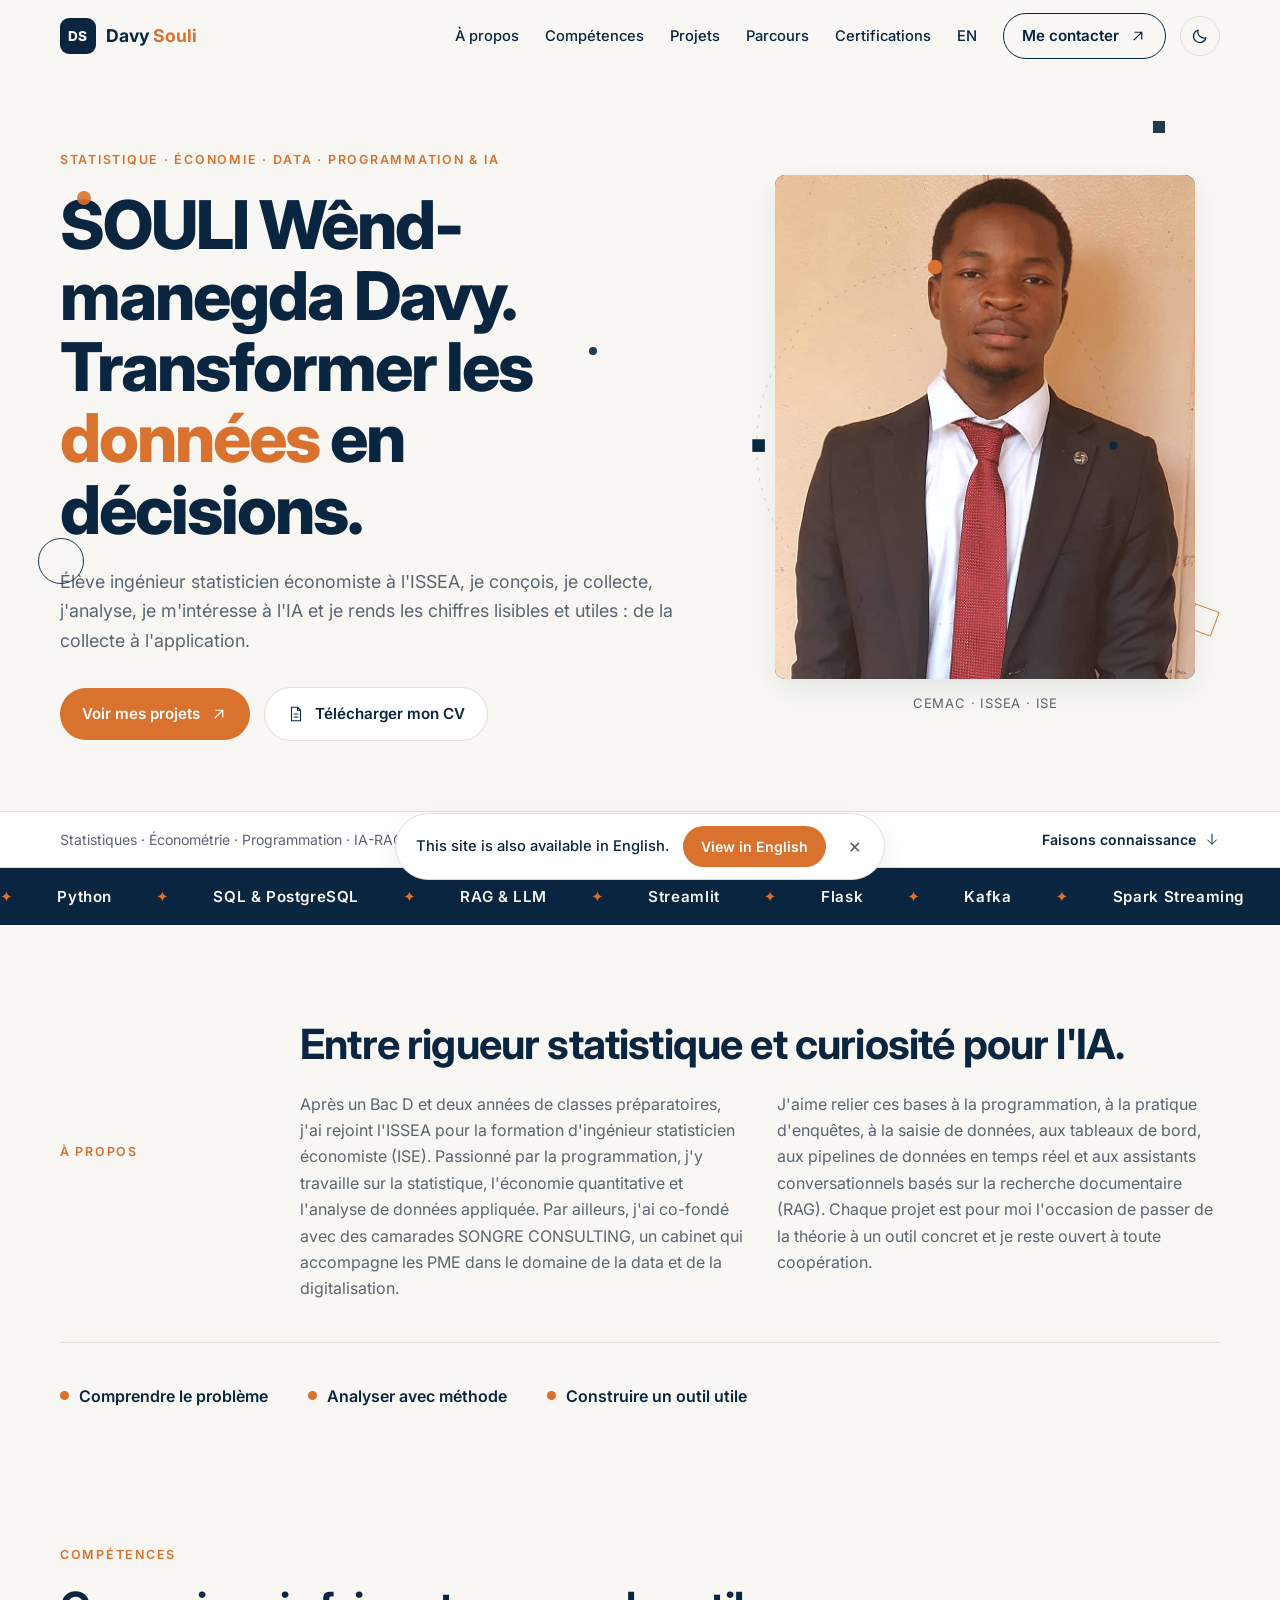
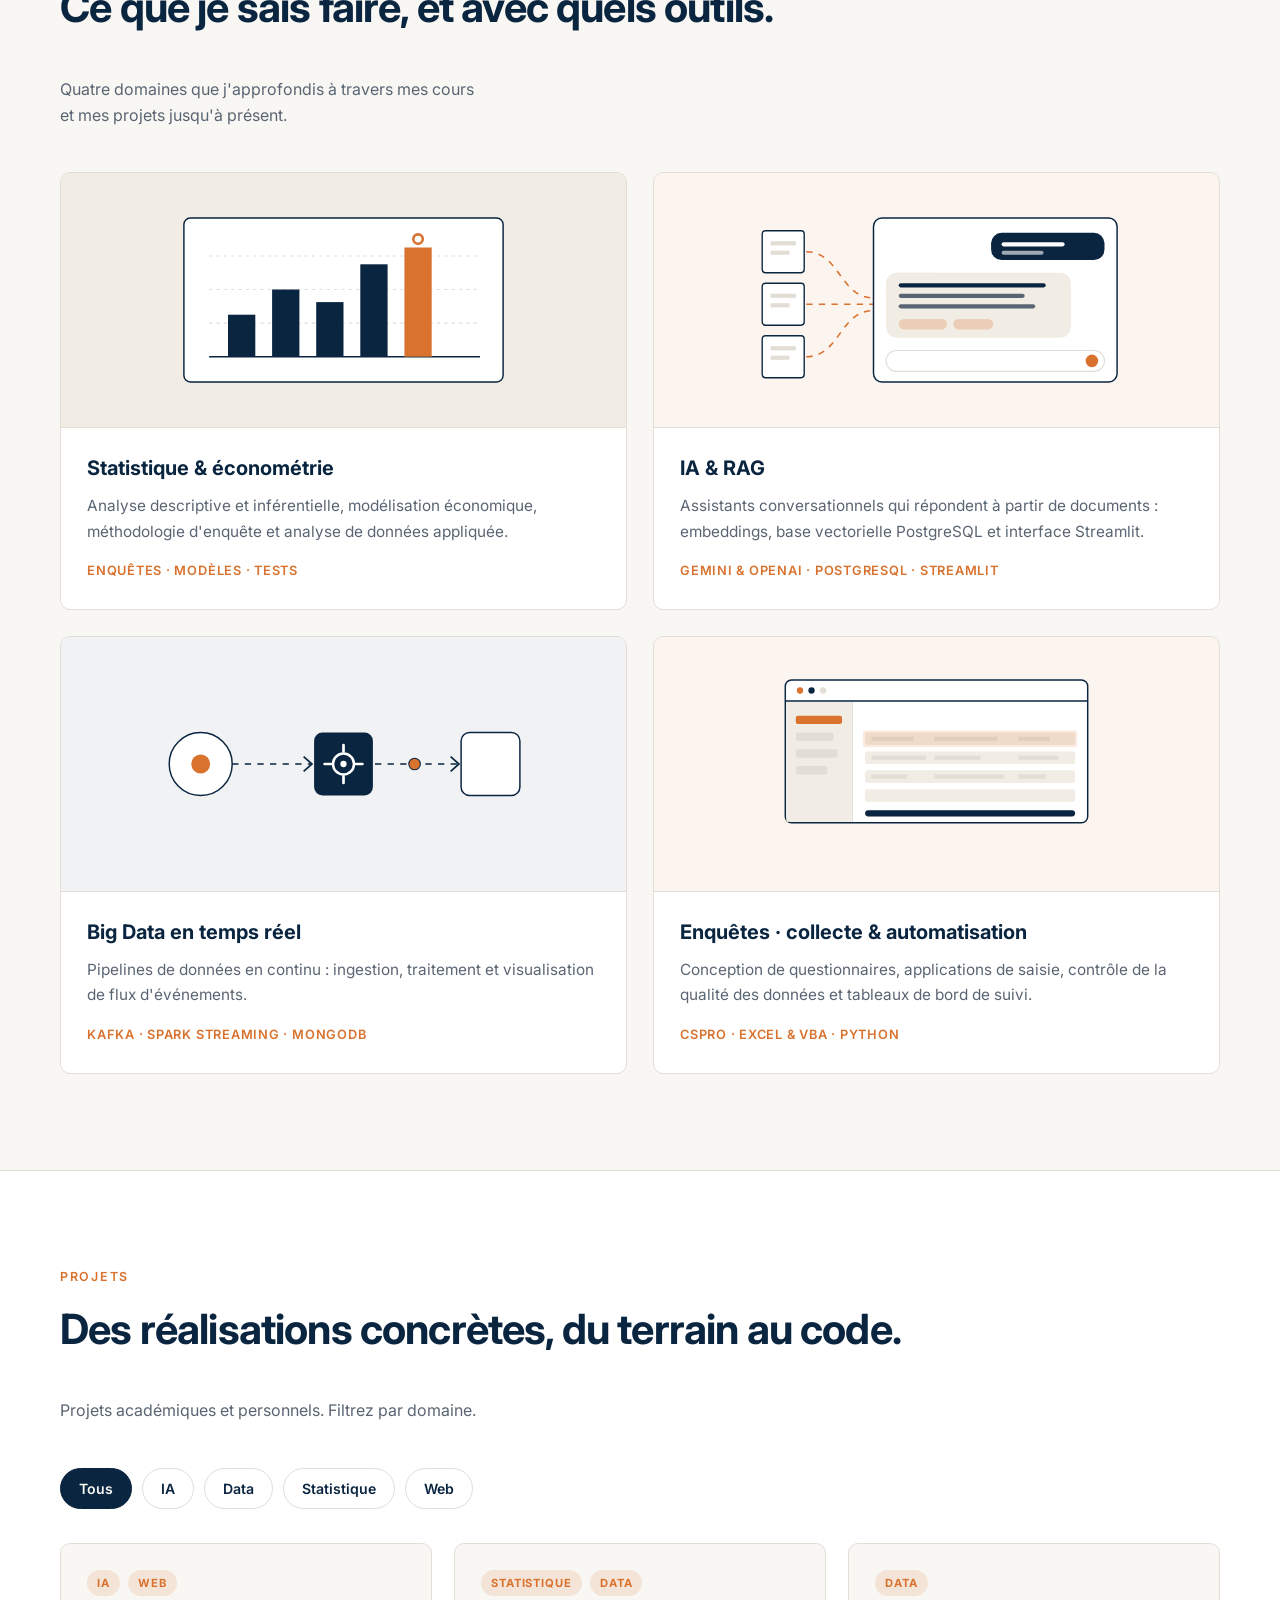
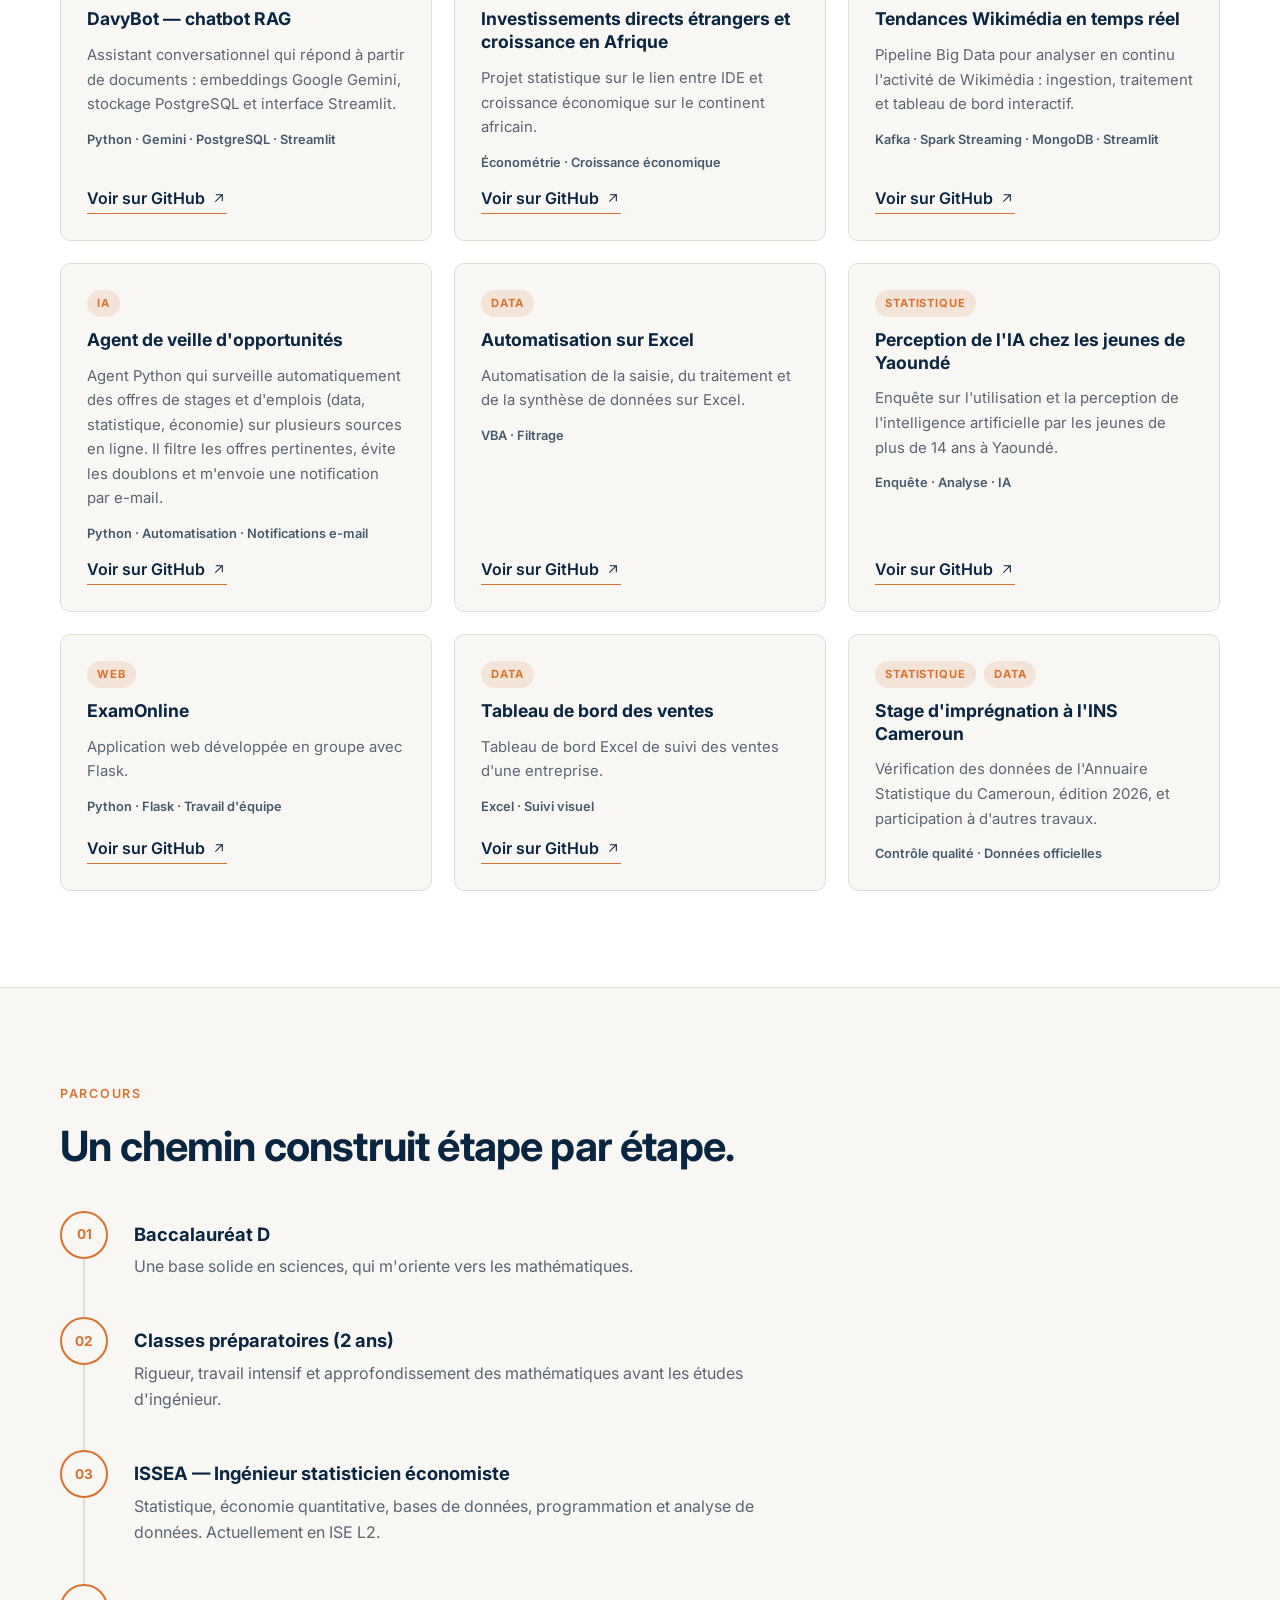
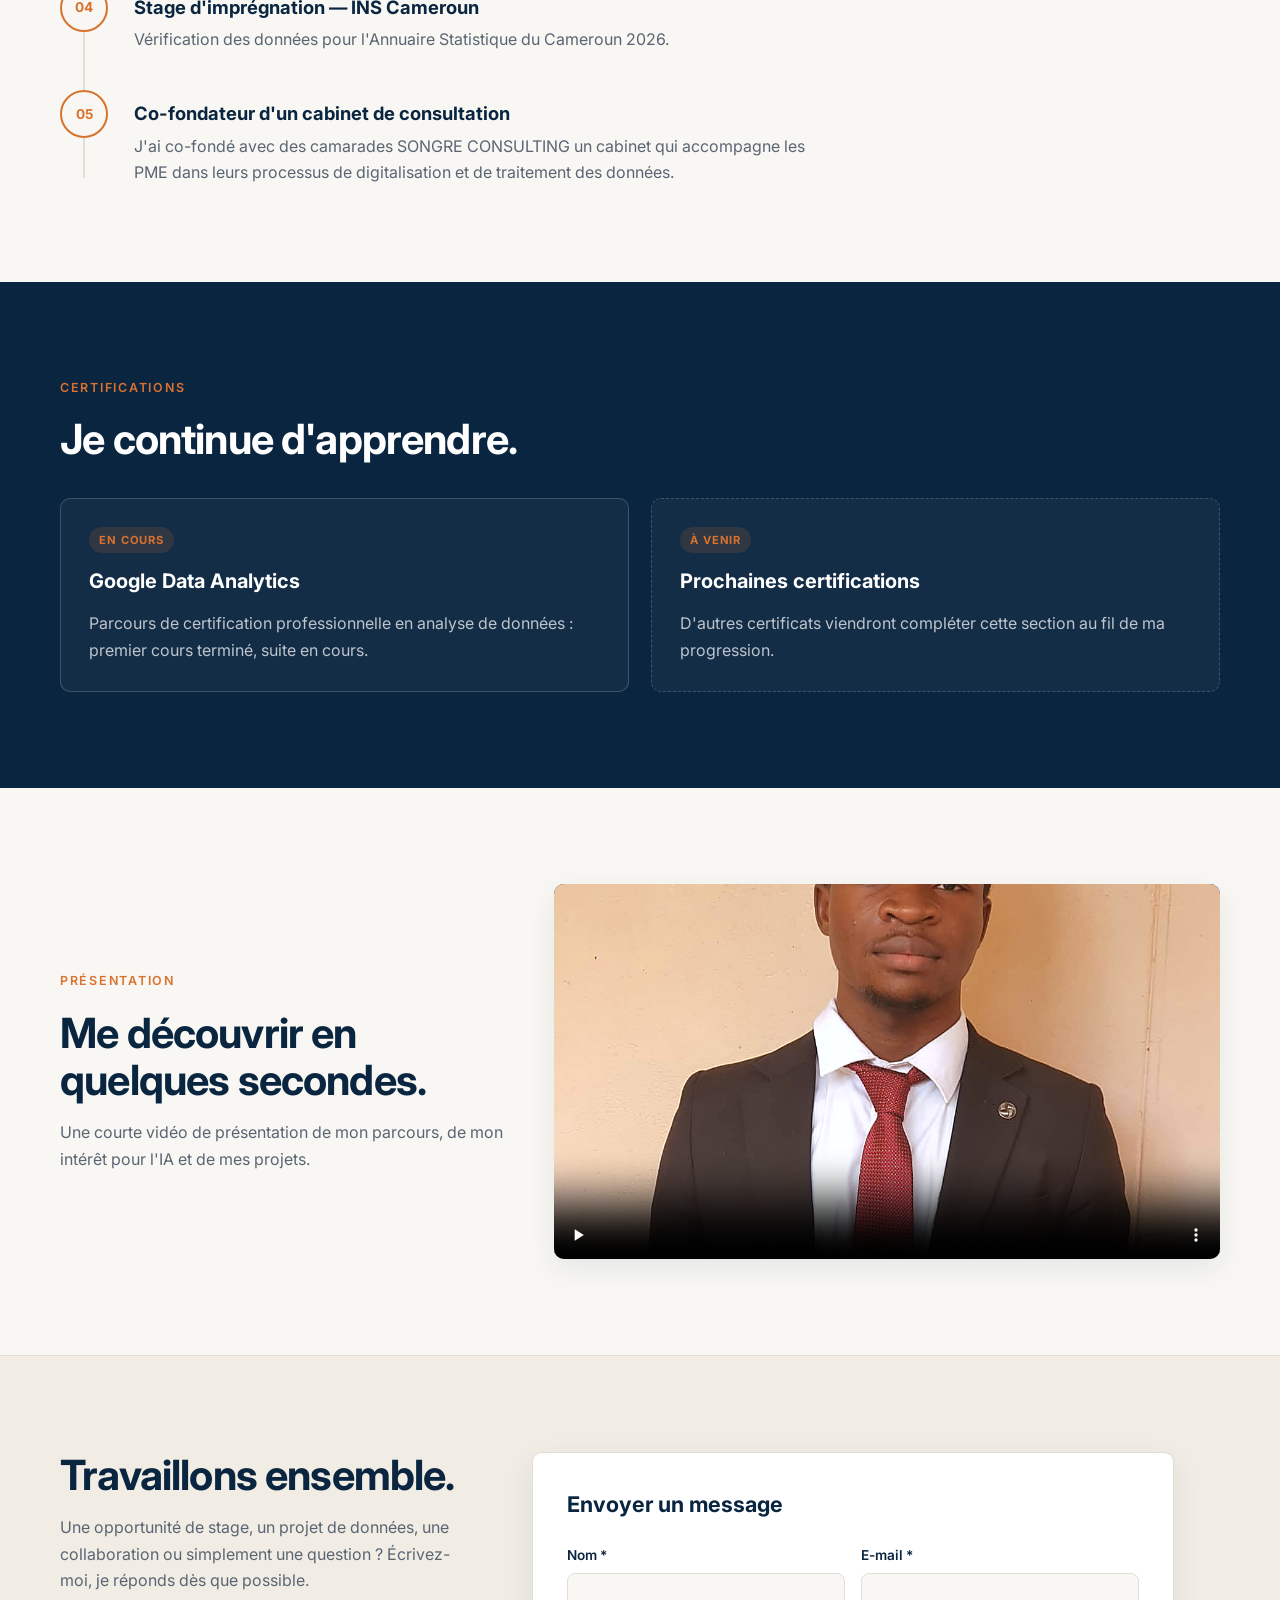
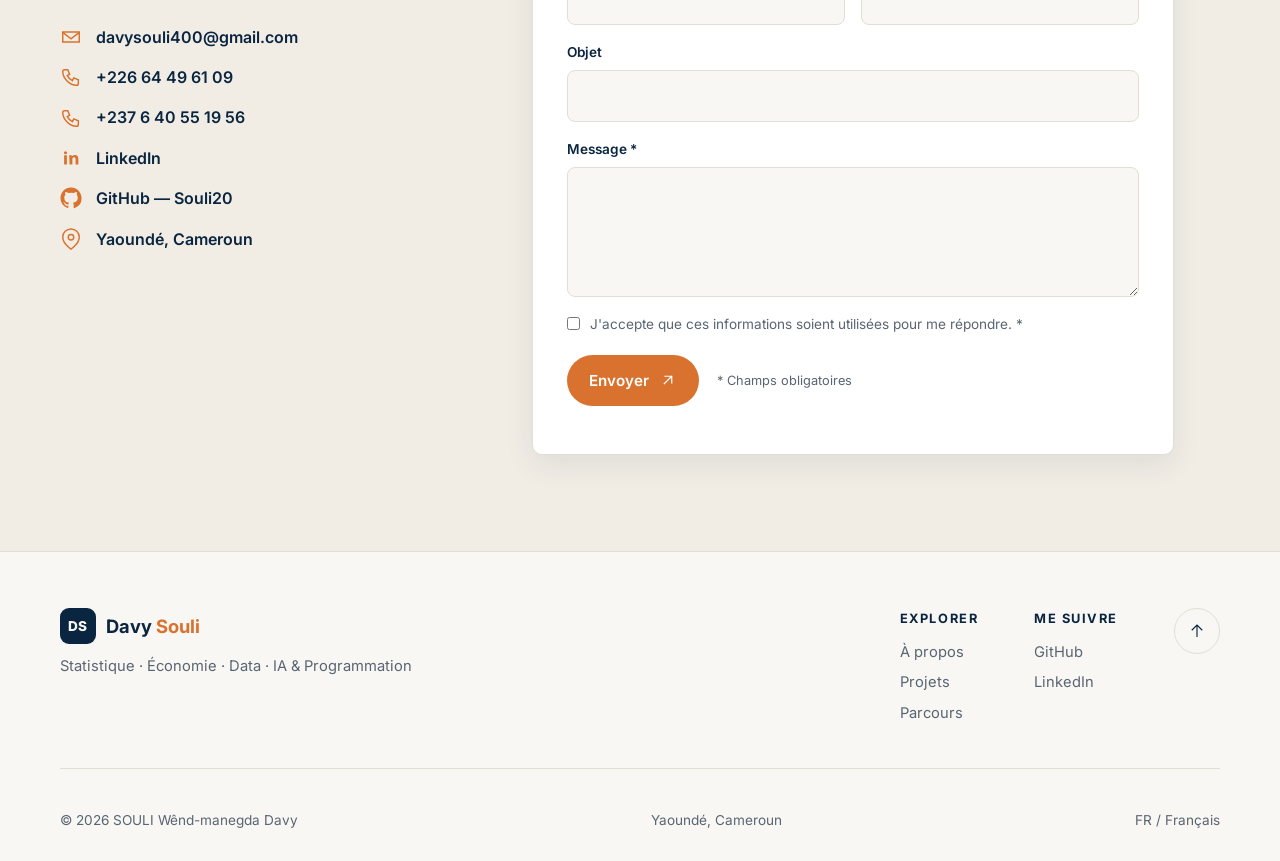
<file: index.html>
<!DOCTYPE html>
<html lang="fr">
<head>
<meta charset="UTF-8">
<meta name="viewport" content="width=device-width, initial-scale=1, viewport-fit=cover">

<script>
  if (window.location.hostname === "souli20.github.io") {
    const newPath = window.location.pathname
      .replace(/^\/porteflio(?=\/|$)/, "") || "/";

    window.location.replace(
      "https://davysouli.vercel.app" +
      newPath +
      window.location.search +
      window.location.hash
    );
  }
</script>

<title>Davy Souli | Élève ingénieur statisticien économiste (ISSEA)</title>
<meta name="description" content="Portfolio de Davy Souli, élève ingénieur statisticien économiste à l'ISSEA : statistique, data science, IA (RAG) et Big Data.">
<meta name="author" content="Davy Souli">
<meta name="google-site-verification" content="dTtX0P2SXlmdeVynz155QUsNLPnaqSZs-mEBU37M_cE" />
<meta name="google-site-verification" content="0KLIJI74QwoCiUmzAy7SCIJz6CFWXZrG6eF3RniEgOY" />
<meta name="robots" content="index, follow, max-image-preview:large">
<link rel="canonical" href="https://davysouli.vercel.app/">

<link rel="alternate" hreflang="fr" href="https://davysouli.vercel.app/">
<link rel="alternate" hreflang="en" href="https://davysouli.vercel.app/en/">
<link rel="alternate" hreflang="x-default" href="https://davysouli.vercel.app/">

<!-- Open Graph -->
<meta property="og:type" content="website">
<meta property="og:url" content="https://davysouli.vercel.app/">
<meta property="og:title" content="Davy Souli | Statistique, Économie, Data &amp; IA">
<meta property="og:description" content="Portfolio d'un élève ingénieur statisticien économiste : projets, certifications et parcours.">
<meta property="og:image" content="https://davysouli.vercel.app/assets/img/davy_im.png">
<meta property="og:image:width" content="1200">
<meta property="og:image:height" content="630">
<meta property="og:image:alt" content="Portfolio de Davy Souli — Statistique, Économie, Data et IA">
<meta property="og:locale" content="fr_FR">
<meta property="og:locale:alternate" content="en_US">
<meta property="og:site_name" content="Portfolio de Davy Souli">

<!-- Twitter / X -->
<meta name="twitter:card" content="summary_large_image">
<meta name="twitter:title" content="Davy Souli | Statistique, Économie, Data &amp; IA">
<meta name="twitter:description" content="Portfolio d'un élève ingénieur statisticien économiste : projets, certifications et parcours.">
<meta name="twitter:image" content="https://davysouli.vercel.app/assets/img/davy_im.png">

<meta name="theme-color" content="#0A2540">
<link rel="icon" href="assets/img/davy_im.jpeg" type="image/jpeg">
<link rel="apple-touch-icon" href="assets/img/davy_im.png">
<link rel="manifest" href="site.webmanifest">

<link rel="preconnect" href="https://fonts.googleapis.com">
<link rel="preconnect" href="https://fonts.gstatic.com" crossorigin>
<link href="https://fonts.googleapis.com/css2?family=Inter:wght@400;500;600;700;800&display=swap" rel="stylesheet">

<script>
  document.documentElement.classList.add('js');
  try { var t = localStorage.getItem('theme'); if (t) document.documentElement.setAttribute('data-theme', t); } catch (e) {}
</script>
<link rel="stylesheet" href="assets/css/style.css">


<script type="application/ld+json">
{
  "@context": "https://schema.org",
  "@graph": [
    {
      "@type": "Person",
      "@id": "https://davysouli.vercel.app/#person",
      "name": "Davy Souli",
      "alternateName": [
        "SOULI Wênd-Manegda Davy",
        "Wênd-Manegda Davy Souli"
      ],
      "url": "https://davysouli.vercel.app/",
      "jobTitle": "Élève ingénieur statisticien économiste",
      "affiliation": {
        "@type": "EducationalOrganization",
        "name": "Institut Sous-régional de Statistique et d'Économie Appliquée (ISSEA)"
      },
      "knowsAbout": [
        "Statistique",
        "Économie quantitative",
        "Data science",
        "Intelligence artificielle",
        "RAG",
        "Big Data",
        "Analyse de données",
        "Programmation"
      ],
      "sameAs": [
        "https://github.com/Souli20",
        "https://www.linkedin.com/in/davy-souli-b00907375"
      ]
    },
    {
      "@type": "WebSite",
      "@id": "https://davysouli.vercel.app/#website",
      "url": "https://davysouli.vercel.app/",
      "name": "Portfolio de Davy Souli",
      "inLanguage": "fr-FR",
      "publisher": {
        "@id": "https://davysouli.vercel.app/#person"
      }
    },
    {
      "@type": "ProfilePage",
      "@id": "https://davysouli.vercel.app/#webpage",
      "url": "https://davysouli.vercel.app/",
      "name": "Davy Souli — Portfolio",
      "isPartOf": {
        "@id": "https://davysouli.vercel.app/#website"
      },
      "mainEntity": {
        "@id": "https://davysouli.vercel.app/#person"
      },
      "inLanguage": "fr-FR"
    }
  ]
}
</script>
</head>

<body id="top">
<div id="prog" aria-hidden="true"></div>

<svg width="0" height="0" style="position:absolute" aria-hidden="true" focusable="false">
  <symbol id="i-arrow-ur" viewBox="0 0 24 24"><path d="M7 17 17 7M8 7h9v9" fill="none" stroke="currentColor" stroke-width="1.6" stroke-linecap="square"/></symbol>
  <symbol id="i-arrow-down" viewBox="0 0 24 24"><path d="M12 4v16M5 13l7 7 7-7" fill="none" stroke="currentColor" stroke-width="1.5"/></symbol>
  <symbol id="i-arrow-up" viewBox="0 0 24 24"><path d="M12 20V4M5 11l7-7 7 7" fill="none" stroke="currentColor" stroke-width="1.5"/></symbol>
  <symbol id="i-chevron" viewBox="0 0 24 24"><path d="m6 9 6 6 6-6" fill="none" stroke="currentColor" stroke-width="1.6"/></symbol>
  <symbol id="i-moon" viewBox="0 0 24 24"><path d="M20 14.5A8.5 8.5 0 0 1 9.5 4a8.5 8.5 0 1 0 10.5 10.5z" fill="none" stroke="currentColor" stroke-width="1.6" stroke-linejoin="round"/></symbol>
  <symbol id="i-github" viewBox="0 0 24 24"><path d="M12 .5C5.65.5.5 5.65.5 12c0 5.08 3.29 9.39 7.86 10.91.58.1.79-.25.79-.56v-2c-3.2.7-3.87-1.37-3.87-1.37-.52-1.33-1.28-1.69-1.28-1.69-1.04-.71.08-.7.08-.7 1.15.08 1.76 1.18 1.76 1.18 1.03 1.76 2.7 1.25 3.36.96.1-.75.4-1.25.73-1.54-2.55-.29-5.24-1.28-5.24-5.68 0-1.25.45-2.28 1.18-3.08-.12-.29-.51-1.46.11-3.04 0 0 .97-.31 3.17 1.18a11 11 0 0 1 5.78 0c2.2-1.49 3.17-1.18 3.17-1.18.62 1.58.23 2.75.11 3.04.74.8 1.18 1.83 1.18 3.08 0 4.41-2.7 5.38-5.26 5.67.41.36.78 1.06.78 2.14v3.17c0 .31.21.67.8.56A11.5 11.5 0 0 0 23.5 12C23.5 5.65 18.35.5 12 .5z" fill="currentColor"/></symbol>
  <symbol id="i-linkedin" viewBox="0 0 24 24"><path d="M4.500 9h3v10h-3zM6 4.500a1.700 1.700 0 1 1 0 3.400 1.700 1.700 0 0 1 0-3.400zM10 9h2.900v1.400c.5-.9 1.600-1.700 3.200-1.700 3 0 3.900 1.900 3.900 4.700V19h-3v-5c0-1.300-.1-2.700-1.700-2.700s-1.800 1.300-1.800 2.600V19h-3z" fill="currentColor"/></symbol>
  <symbol id="i-mail" viewBox="0 0 24 24"><path d="M3 6.500h18v11H3z M3 7l9 7 9-7" fill="none" stroke="currentColor" stroke-width="1.6"/></symbol>
  <symbol id="i-pin" viewBox="0 0 24 24"><path d="M21 10c0 7-9 13-9 13s-9-6-9-13a9 9 0 0 1 18 0z" fill="none" stroke="currentColor" stroke-width="1.6"/><circle cx="12" cy="10" r="3" fill="none" stroke="currentColor" stroke-width="1.6"/></symbol>
  <symbol id="i-doc" viewBox="0 0 24 24"><path d="M6 3h8l4 4v14H6z M14 3v4h4 M9 12h6 M9 16h6" fill="none" stroke="currentColor" stroke-width="1.5" stroke-linejoin="round"/></symbol>
</svg>

<a class="skip" href="#main">Aller au contenu</a>

<header class="nav" id="nav">
  <div class="wrap nav-in">
    <a class="brand" href="#top" aria-label="Davy Souli — Retour à l'accueil">
      <span class="brand-mark" aria-hidden="true">DS</span>
      <span class="brand-text">Davy<span class="accent"> Souli</span></span>
    </a>
    <nav class="nav-links" id="nav-links" aria-label="Navigation principale">
      <a href="#a-propos">À propos</a>
      <a href="#competences">Compétences</a>
      <a href="#projets">Projets</a>
      <a href="#parcours">Parcours</a>
      <a href="#certifications">Certifications</a>
      <a href="en/index.html" hreflang="en" lang="en">EN</a>
      <a class="btn btn-ghost" href="#contact"><span>Me contacter</span><svg aria-hidden="true"><use href="#i-arrow-ur"/></svg></a>
    </nav>
    <button class="icon-btn" id="theme-toggle" type="button" aria-label="Basculer entre mode clair et sombre"><svg aria-hidden="true"><use href="#i-moon"/></svg></button>
    <button class="nav-toggle" id="nav-toggle" type="button" aria-expanded="false" aria-controls="nav-links" aria-label="Ouvrir le menu"><span></span><span></span></button>
  </div>
</header>

<main id="main">

<!-- ACCUEIL -->
<section class="s-hero" id="accueil">
  <div class="shapes" aria-hidden="true"><i></i><i></i><i></i><i></i><i></i></div>
  <div class="wrap hero-grid">
    <div class="hero-text">
      <p class="eyebrow">Statistique · Économie · Data · Programmation &amp; IA</p>
      <h1>SOULI Wênd-manegda Davy.<br>Transformer les <span class="accent">données</span> en décisions.</h1>
      <p class="lead">Élève ingénieur statisticien économiste à l'ISSEA, je conçois, je collecte, j'analyse, je m'intéresse à l'IA et je rends les chiffres lisibles et utiles : de la collecte à l'application.</p>
      <div class="actions">
        <a class="btn btn-orange" href="#projets"><span>Voir mes projets</span><svg aria-hidden="true"><use href="#i-arrow-ur"/></svg></a>
        <a class="btn btn-line" href="assets/docs/cv-davy-souli.pdf" download><svg aria-hidden="true"><use href="#i-doc"/></svg><span>Télécharger mon CV</span></a>
      </div>
    </div>
    <figure class="hero-fig">
      <div class="portrait">
        <span class="initials" aria-hidden="true">DS</span>
        <img src="assets/img/davy_im.png" width="520" height="620" alt="Portrait de Davy Souli" fetchpriority="high" onerror="this.remove()">
      </div>
      <svg class="orbit" viewBox="0 0 400 400" aria-hidden="true">
        <circle cx="200" cy="200" r="170" fill="none" stroke="currentColor" stroke-opacity=".18" stroke-dasharray="3 7"/>
        <g class="spin"><circle cx="200" cy="30" r="7" fill="#D9722E"/><circle cx="370" cy="200" r="4" fill="#0A2540"/><rect x="26" y="194" width="12" height="12" fill="#0A2540"/></g>
      </svg>
      <figcaption>CEMAC · ISSEA · ISE</figcaption>
    </figure>
  </div>
  <div class="strip">
    <div class="wrap strip-in">
      <p>Statistiques · Économétrie · Programmation · IA-RAG · Big Data</p>
      <a href="#a-propos">Faisons connaissance<svg aria-hidden="true"><use href="#i-arrow-down"/></svg></a>
    </div>
  </div>
</section>

<div class="marq" aria-hidden="true">
  <div class="marq-track">
    <span>Python</span><span>SQL &amp; PostgreSQL</span><span>RAG &amp; LLM</span><span>Streamlit</span><span>Flask</span><span>Kafka</span><span>Spark Streaming</span><span>MongoDB</span><span>CSPro</span><span>Excel &amp; VBA</span><span>Économétrie</span><span>Enquêtes</span>
    <span>Python</span><span>SQL &amp; PostgreSQL</span><span>RAG &amp; LLM</span><span>Streamlit</span><span>Flask</span><span>Kafka</span><span>Spark Streaming</span><span>MongoDB</span><span>CSPro</span><span>Excel &amp; VBA</span><span>Économétrie</span><span>Enquêtes</span>
  </div>
</div>

<!-- À PROPOS -->
<section class="s-about" id="a-propos">
  <div class="wrap about-grid">
    <p class="eyebrow">À propos</p>
    <div class="about-main">
      <h2 class="h2 rv">Entre rigueur statistique et curiosité pour l'IA.</h2>
      <div class="two-col rv">
        <p>Après un Bac D et deux années de classes préparatoires, j'ai rejoint l'ISSEA pour la formation d'ingénieur statisticien économiste (ISE). Passionné par la programmation, j'y travaille sur la statistique, l'économie quantitative et l'analyse de données appliquée. Par ailleurs, j'ai co-fondé avec des camarades SONGRE CONSULTING, un cabinet qui accompagne les PME dans le domaine de la data et de la digitalisation.</p>
        <p>J'aime relier ces bases à la programmation, à la pratique d'enquêtes, à la saisie de données, aux tableaux de bord, aux pipelines de données en temps réel et aux assistants conversationnels basés sur la recherche documentaire (RAG). Chaque projet est pour moi l'occasion de passer de la théorie à un outil concret et je reste ouvert à toute coopération.</p>
      </div>
    </div>
  </div>
  <div class="wrap">
    <hr class="rule">
    <ul class="intents rv">
      <li>Comprendre le problème</li>
      <li>Analyser avec méthode</li>
      <li>Construire un outil utile</li>
    </ul>
  </div>
</section>

<!-- COMPÉTENCES -->
<section class="s-skills" id="competences">
  <div class="wrap">
    <p class="eyebrow">Compétences</p>
    <div class="sv-head">
      <h2 class="h2 rv">Ce que je sais faire, et avec quels outils.</h2>
      <p class="muted rv">Quatre domaines que j'approfondis à travers mes cours et mes projets jusqu'à présent.</p>
    </div>

    <div class="cards">

      <article class="card rv">
        <div class="card-art t1">
          <svg class="art" viewBox="0 0 400 200" role="img" aria-label="Illustration animée : graphique statistique en construction">
            <g class="bob">
              <rect x="48" y="22" width="304" height="156" rx="6" fill="var(--paper)" stroke="var(--navy)" stroke-width="1.4"/>
              <g stroke="var(--line)" stroke-width="1" stroke-dasharray="3 4"><path d="M72 122H330M72 90H330M72 58H330"/></g>
              <path d="M72 154H330" stroke="var(--navy)" stroke-width="1.4"/>
              <rect class="bb b1" x="90" y="114" width="26" height="40" fill="var(--navy)"/>
              <rect class="bb b2" x="132" y="90" width="26" height="64" fill="var(--navy)"/>
              <rect class="bb b3" x="174" y="102" width="26" height="52" fill="var(--navy)"/>
              <rect class="bb b4" x="216" y="66" width="26" height="88" fill="var(--navy)"/>
              <rect class="bb b5" x="258" y="50" width="26" height="104" fill="var(--orange)"/>
              <path class="ln" d="M103 104 145 80l42 12 42-36 42-14" fill="none" stroke="var(--orange)" stroke-width="3" stroke-linecap="round" stroke-linejoin="round"/>
              <circle class="pt" cx="271" cy="42" r="4.500" fill="var(--paper)" stroke="var(--orange)" stroke-width="2.500"/>
            </g>
          </svg>
        </div>
        <div class="card-body">
          <h3>Statistique &amp; économétrie</h3>
          <p>Analyse descriptive et inférentielle, modélisation économique, méthodologie d'enquête et analyse de données appliquée.</p>
          <p class="card-foot">Enquêtes · Modèles · Tests</p>
        </div>
      </article>

      <article class="card rv">
        <div class="card-art t2">
          <svg class="art" viewBox="0 0 400 200" role="img" aria-label="Illustration animée : un agent IA qui répond à partir de documents">
            <g fill="var(--paper)" stroke="var(--navy)" stroke-width="1.3">
              <rect class="bob" x="34" y="34" width="40" height="40" rx="3"/><rect class="bob d2" x="34" y="84" width="40" height="40" rx="3"/><rect class="bob d3" x="34" y="134" width="40" height="40" rx="3"/>
            </g>
            <g fill="var(--line)"><rect x="42" y="44" width="24" height="4"/><rect x="42" y="53" width="18" height="4"/><rect x="42" y="94" width="24" height="4"/><rect x="42" y="103" width="18" height="4"/><rect x="42" y="144" width="24" height="4"/><rect x="42" y="153" width="18" height="4"/></g>
            <g class="dash" fill="none" stroke="var(--orange)" stroke-width="1.500"><path d="M76 54C108 54 108 98 140 98"/><path d="M76 104H140"/><path d="M76 154C108 154 108 110 140 110"/></g>
            <rect x="140" y="22" width="232" height="156" rx="8" fill="var(--paper)" stroke="var(--navy)" stroke-width="1.4"/>
            <g class="m1"><rect x="252" y="36" width="108" height="26" rx="10" fill="var(--navy)"/><rect x="262" y="45" width="60" height="4" rx="2" fill="#fff"/><rect x="262" y="53" width="40" height="4" rx="2" fill="#fff" opacity=".6"/></g>
            <g class="m2"><rect x="152" y="74" width="56" height="26" rx="10" fill="var(--soft)"/><circle class="td" cx="168" cy="87" r="3" fill="var(--navy)"/><circle class="td td2" cx="180" cy="87" r="3" fill="var(--navy)"/><circle class="td td3" cx="192" cy="87" r="3" fill="var(--navy)"/></g>
            <g class="m3"><rect x="152" y="74" width="176" height="62" rx="10" fill="var(--soft)"/><rect x="164" y="84" width="140" height="4" rx="2" fill="var(--navy)"/><rect x="164" y="94" width="120" height="4" rx="2" fill="var(--muted)"/><rect x="164" y="104" width="130" height="4" rx="2" fill="var(--muted)"/><rect x="164" y="118" width="46" height="10" rx="5" fill="var(--orange)" opacity=".25"/><rect x="216" y="118" width="38" height="10" rx="5" fill="var(--orange)" opacity=".25"/></g>
            <rect x="152" y="148" width="208" height="20" rx="10" fill="none" stroke="var(--line)"/><circle class="pulse" cx="348" cy="158" r="6" fill="var(--orange)"/>
          </svg>
        </div>
        <div class="card-body">
          <h3>IA &amp; RAG</h3>
          <p>Assistants conversationnels qui répondent à partir de documents : embeddings, base vectorielle PostgreSQL et interface Streamlit.</p>
          <p class="card-foot">Gemini &amp; OpenAI · PostgreSQL · Streamlit</p>
        </div>
      </article>

      <article class="card rv">
        <div class="card-art t3">
          <svg class="art" viewBox="0 0 400 200" role="img" aria-label="Illustration animée : un flux de données traité en trois étapes">
            <g class="bob">
              <path class="flow" d="M94 100H170M230 100H310" fill="none" stroke="var(--navy)" stroke-width="1.600"/>
              <path d="M162 93l8 7-8 7M302 93l8 7-8 7" fill="none" stroke="var(--navy)" stroke-width="1.600"/>
              <circle cx="64" cy="100" r="30" fill="var(--paper)" stroke="var(--navy)" stroke-width="1.400"/>
              <circle cx="64" cy="100" r="9" fill="var(--orange)"/>
              <rect x="172" y="70" width="56" height="60" rx="8" fill="var(--navy)"/>
              <g class="gear"><circle cx="200" cy="100" r="10" fill="none" stroke="#fff" stroke-width="2.400"/><circle cx="200" cy="100" r="3" fill="#fff"/><path d="M200 82v6M200 112v6M182 100h6M212 100h6" stroke="#fff" stroke-width="2.600" stroke-linecap="round"/></g>
              <g class="n3"><rect x="312" y="70" width="56" height="60" rx="8" fill="var(--paper)" stroke="var(--navy)" stroke-width="1.400"/><path class="tick" d="M328 100l9 9 17-20" fill="none" stroke="var(--orange)" stroke-width="3.400" stroke-linecap="round" stroke-linejoin="round"/></g>
              <circle r="5.500" fill="var(--orange)" stroke="var(--navy)" stroke-width="1"><animateMotion dur="3.200s" repeatCount="indefinite" path="M94 100H312"/></circle>
            </g>
          </svg>
        </div>
        <div class="card-body">
          <h3>Big Data en temps réel</h3>
          <p>Pipelines de données en continu : ingestion, traitement et visualisation de flux d'événements.</p>
          <p class="card-foot">Kafka · Spark Streaming · MongoDB</p>
        </div>
      </article>

      <article class="card rv">
        <div class="card-art t2">
          <svg class="art" viewBox="0 0 400 200" role="img" aria-label="Illustration animée : un formulaire d'enquête et son tableau de bord">
            <g class="bob">
              <rect x="56" y="20" width="288" height="136" rx="6" fill="var(--paper)" stroke="var(--navy)" stroke-width="1.400"/>
              <path d="M56 40h288" stroke="var(--navy)" stroke-width="1.400"/>
              <circle cx="70" cy="30" r="3" fill="var(--orange)"/><circle cx="81" cy="30" r="3" fill="var(--navy)"/><circle cx="92" cy="30" r="3" fill="var(--line)"/>
              <rect x="57" y="41" width="63" height="114" fill="var(--soft)"/><path d="M120 41v114" stroke="var(--line)"/>
              <rect x="66" y="54" width="44" height="8" rx="2" fill="var(--orange)"/><rect x="66" y="70" width="36" height="8" rx="2" fill="var(--line)"/><rect x="66" y="86" width="40" height="8" rx="2" fill="var(--line)"/><rect x="66" y="102" width="30" height="8" rx="2" fill="var(--line)"/>
              <g fill="var(--soft)"><rect x="132" y="70" width="200" height="12" rx="2"/><rect x="132" y="88" width="200" height="12" rx="2"/><rect x="132" y="106" width="200" height="12" rx="2"/><rect x="132" y="124" width="200" height="12" rx="2"/></g>
              <g fill="var(--line)"><rect x="138" y="74" width="40" height="4"/><rect x="198" y="74" width="60" height="4"/><rect x="278" y="74" width="30" height="4"/><rect x="138" y="92" width="52" height="4"/><rect x="198" y="92" width="44" height="4"/><rect x="278" y="92" width="38" height="4"/><rect x="138" y="110" width="34" height="4"/><rect x="198" y="110" width="66" height="4"/><rect x="278" y="110" width="26" height="4"/></g>
              <rect class="hl" x="130" y="68" width="204" height="16" rx="2" fill="var(--orange)" opacity=".15"/>
              <rect x="132" y="144" width="200" height="6" rx="3" fill="var(--soft)"/>
              <rect class="loadbar" x="132" y="144" width="200" height="6" rx="3" fill="var(--navy)"/>
            </g>
          </svg>
        </div>
        <div class="card-body">
          <h3>Enquêtes · collecte &amp; automatisation</h3>
          <p>Conception de questionnaires, applications de saisie, contrôle de la qualité des données et tableaux de bord de suivi.</p>
          <p class="card-foot">CSPro · Excel &amp; VBA · Python</p>
        </div>
      </article>

    </div>
  </div>
</section>

<!-- PROJETS -->
<section class="s-projects" id="projets">
  <div class="wrap">
    <p class="eyebrow">Projets</p>
    <div class="sv-head">
      <h2 class="h2 rv">Des réalisations concrètes, du terrain au code.</h2>
      <p class="muted rv">Projets académiques et personnels. Filtrez par domaine.</p>
    </div>

    <div class="filters rv" role="group" aria-label="Filtrer les projets">
      <button type="button" class="chip on" data-f="all" aria-pressed="true">Tous</button>
      <button type="button" class="chip" data-f="ia" aria-pressed="false">IA</button>
      <button type="button" class="chip" data-f="data" aria-pressed="false">Data</button>
      <button type="button" class="chip" data-f="stat" aria-pressed="false">Statistique</button>
      <button type="button" class="chip" data-f="web" aria-pressed="false">Web</button>
    </div>

    <div class="projects" id="project-grid">

      <article class="proj rv" data-cat="ia web">
        <p class="tags"><span>IA</span><span>Web</span></p>
        <h3>DavyBot — chatbot RAG</h3>
        <p>Assistant conversationnel qui répond à partir de documents : embeddings Google Gemini, stockage PostgreSQL et interface Streamlit.</p>
        <p class="stack">Python · Gemini · PostgreSQL · Streamlit</p>
        <a class="link-u" href="https://github.com/Souli20/Chatbot_RAG" target="_blank" rel="noopener">Voir sur GitHub <svg aria-hidden="true"><use href="#i-arrow-ur"/></svg></a>
      </article>

      <article class="proj rv" data-cat="stat data">
        <p class="tags"><span>Statistique</span><span>Data</span></p>
        <h3>Investissements directs étrangers et croissance en Afrique</h3>
        <p>Projet statistique sur le lien entre IDE et croissance économique sur le continent africain.</p>
        <p class="stack">Économétrie · Croissance économique</p>
        <a class="link-u" href="https://github.com/Souli20/ide-croissance-afrique" target="_blank" rel="noopener">Voir sur GitHub <svg aria-hidden="true"><use href="#i-arrow-ur"/></svg></a>
      </article>

      <article class="proj rv" data-cat="data">
        <p class="tags"><span>Data</span></p>
        <h3>Tendances Wikimédia en temps réel</h3>
        <p>Pipeline Big Data pour analyser en continu l'activité de Wikimédia : ingestion, traitement et tableau de bord interactif.</p>
        <p class="stack">Kafka · Spark Streaming · MongoDB · Streamlit</p>
        <a class="link-u" href="https://github.com/Souli20/Tendance-Wikim-dia" target="_blank" rel="noopener">Voir sur GitHub <svg aria-hidden="true"><use href="#i-arrow-ur"/></svg></a>
      </article>

      <article class="proj rv" data-cat="ia">
        <p class="tags"><span>IA</span></p>
        <h3>Agent de veille d'opportunités</h3>
        <p>Agent Python qui surveille automatiquement des offres de stages et d'emplois (data, statistique, économie) sur plusieurs sources en ligne. Il filtre les offres pertinentes, évite les doublons et m'envoie une notification par e-mail.</p>
        <p class="stack">Python · Automatisation · Notifications e-mail</p>
        <a class="link-u" href="https://github.com/Souli20/Agent_annonceur" target="_blank" rel="noopener">Voir sur GitHub <svg aria-hidden="true"><use href="#i-arrow-ur"/></svg></a>
      </article>

      <article class="proj rv" data-cat="data">
        <p class="tags"><span>Data</span></p>
        <h3>Automatisation sur Excel</h3>
        <p>Automatisation de la saisie, du traitement et de la synthèse de données sur Excel.</p>
        <p class="stack">VBA · Filtrage</p>
        <a class="link-u" href="https://github.com/Souli20/gestion-individus-vba" target="_blank" rel="noopener">Voir sur GitHub <svg aria-hidden="true"><use href="#i-arrow-ur"/></svg></a>
      </article>

      <article class="proj rv" data-cat="stat">
        <p class="tags"><span>Statistique</span></p>
        <h3>Perception de l'IA chez les jeunes de Yaoundé</h3>
        <p>Enquête sur l'utilisation et la perception de l'intelligence artificielle par les jeunes de plus de 14 ans à Yaoundé.</p>
        <p class="stack">Enquête · Analyse · IA</p>
        <a class="link-u" href="https://github.com/Souli20" target="_blank" rel="noopener">Voir sur GitHub <svg aria-hidden="true"><use href="#i-arrow-ur"/></svg></a>
      </article>

      <article class="proj rv" data-cat="web">
        <p class="tags"><span>Web</span></p>
        <h3>ExamOnline</h3>
        <p>Application web développée en groupe avec Flask.</p>
        <p class="stack">Python · Flask · Travail d'équipe</p>
        <a class="link-u" href="https://github.com/Souli20" target="_blank" rel="noopener">Voir sur GitHub <svg aria-hidden="true"><use href="#i-arrow-ur"/></svg></a>
      </article>

      <article class="proj rv" data-cat="data stat">
        <p class="tags"><span>Data</span></p>
        <h3>Tableau de bord des ventes </h3>
        <p>Tableau de bord Excel de suivi des ventes d'une entreprise.</p>
        <p class="stack">Excel · Suivi visuel</p>
        <a class="link-u" href="https://github.com/Souli20/tableau-bord-ventes-credit" target="_blank" rel="noopener">Voir sur GitHub <svg aria-hidden="true"><use href="#i-arrow-ur"/></svg></a>
      </article>

      <article class="proj rv" data-cat="stat data">
        <p class="tags"><span>Statistique</span><span>Data</span></p>
        <h3>Stage d'imprégnation à l'INS Cameroun</h3>
        <p>Vérification des données de l'Annuaire Statistique du Cameroun, édition 2026, et participation à d'autres travaux.</p>
        <p class="stack">Contrôle qualité · Données officielles</p>
      </article>

    </div>
  </div>
</section>

<!-- PARCOURS -->
<section class="s-path" id="parcours">
  <div class="wrap">
    <p class="eyebrow">Parcours</p>
    <h2 class="h2 rv">Un chemin construit étape par étape.</h2>
    <ol class="timeline">
      <li class="rv"><span>01</span><div><h3>Baccalauréat D</h3><p>Une base solide en sciences, qui m'oriente vers les mathématiques.</p></div></li>
      <li class="rv"><span>02</span><div><h3>Classes préparatoires (2 ans)</h3><p>Rigueur, travail intensif et approfondissement des mathématiques avant les études d'ingénieur.</p></div></li>
      <li class="rv"><span>03</span><div><h3>ISSEA — Ingénieur statisticien économiste</h3><p>Statistique, économie quantitative, bases de données, programmation et analyse de données. Actuellement en ISE L2.</p></div></li>
      <li class="rv"><span>04</span><div><h3>Stage d'imprégnation — INS Cameroun</h3><p>Vérification des données pour l'Annuaire Statistique du Cameroun 2026.</p></div></li>
      <li class="rv"><span>05</span><div><h3>Co-fondateur d'un cabinet de consultation</h3><p>J'ai co-fondé avec des camarades SONGRE CONSULTING un cabinet qui accompagne les PME dans leurs processus de digitalisation et de traitement des données.</p></div></li>
    </ol>
  </div>
</section>

<!-- CERTIFICATIONS -->
<section class="s-cert" id="certifications">
  <div class="wrap">
    <p class="eyebrow light">Certifications</p>
    <h2 class="h2 rv">Je continue d'apprendre.</h2>
    <div class="certs">
      <article class="cert rv">
        <p class="tags"><span>En cours</span></p>
        <h3>Google Data Analytics</h3>
        <p>Parcours de certification professionnelle en analyse de données : premier cours terminé, suite en cours.</p>
      </article>
      <article class="cert cert-soon rv">
        <p class="tags"><span>À venir</span></p>
        <h3>Prochaines certifications</h3>
        <p>D'autres certificats viendront compléter cette section au fil de ma progression.</p>
      </article>
    </div>
  </div>
</section>

<!-- VIDÉO -->
<section class="s-video" id="video">
  <div class="wrap video-grid">
    <div class="video-text">
      <p class="eyebrow">Présentation</p>
      <h2 class="h2 rv">Me découvrir en quelques secondes.</h2>
      <p class="muted rv">Une courte vidéo de présentation de mon parcours, de mon intérêt pour l'IA et de mes projets.</p>
    </div>
    <div class="video-panel rv">
      <video id="promo-video" poster="assets/img/davy_im.png" preload="none" playsinline controls>
        <source src="assets/video/presentation.mp4" type="video/mp4">
        Votre navigateur ne supporte pas la lecture vidéo.
      </video>
    </div>
  </div>
</section>

<!-- CONTACT -->
<section class="contact" id="contact">
  <div class="wrap contact-grid">
    <div class="contact-info rv">
      <h2>Travaillons ensemble.</h2>
      <p>Une opportunité de stage, un projet de données, une collaboration ou simplement une question ? Écrivez-moi, je réponds dès que possible.</p>
      <div class="info-list">
        <a href="mailto:davysouli400@gmail.com"><svg width="20" height="20" viewBox="0 0 24 24" fill="none" stroke="currentColor" stroke-width="1.6" aria-hidden="true"><path d="M3 6.5h18v11H3z"/><path d="M3 7l9 7 9-7"/></svg><span>davysouli400@gmail.com</span></a>
        <a href="tel:+22664496109"><svg width="20" height="20" viewBox="0 0 24 24" fill="none" stroke="currentColor" stroke-width="1.6" aria-hidden="true"><path d="M4.5 4h4l2 5-2.5 1.5a12 12 0 0 0 5.5 5.5L15 13l5 2v4c0 1-1 2-2 2C10.5 21 3 13.5 3 6c0-1 1-2 1.5-2z"/></svg><span>+226 64 49 61 09</span></a>
        <a href="tel:+237640551956"><svg width="20" height="20" viewBox="0 0 24 24" fill="none" stroke="currentColor" stroke-width="1.6" aria-hidden="true"><path d="M4.5 4h4l2 5-2.5 1.5a12 12 0 0 0 5.5 5.5L15 13l5 2v4c0 1-1 2-2 2C10.5 21 3 13.5 3 6c0-1 1-2 1.5-2z"/></svg><span>+237 6 40 55 19 56</span></a>
        <a href="https://www.linkedin.com/in/davy-souli-b00907375" target="_blank" rel="noopener"><svg aria-hidden="true"><use href="#i-linkedin"/></svg><span>LinkedIn</span></a>
        <a href="https://github.com/Souli20" target="_blank" rel="noopener"><svg aria-hidden="true"><use href="#i-github"/></svg><span>GitHub — Souli20</span></a>
        <div class="loc"><svg aria-hidden="true"><use href="#i-pin"/></svg><span>Yaoundé, Cameroun</span></div>
      </div>
    </div>

    <div class="form-wrap rv">
      <h2 class="form-title">Envoyer un message</h2>
      <form id="contact-form" action="https://formspree.io/f/moeenpwd" method="POST" novalidate>
        <input type="hidden" name="_subject" value="Nouveau message depuis le portfolio">
        <div class="row">
          <div class="field"><label for="nom">Nom *</label><input type="text" id="nom" name="nom" autocomplete="name" required></div>
          <div class="field"><label for="email">E-mail *</label><input type="email" id="email" name="email" autocomplete="email" required></div>
        </div>
        <div class="field"><label for="objet">Objet</label><input type="text" id="objet" name="objet"></div>
        <div class="field"><label for="message">Message *</label><textarea id="message" name="message" required></textarea></div>
        <label class="consent"><input type="checkbox" id="consent" name="consentement" value="oui" required><span>J'accepte que ces informations soient utilisées pour me répondre. *</span></label>
        <div class="send">
          <button type="submit" class="btn btn-orange" id="submit-btn"><span>Envoyer</span><svg aria-hidden="true"><use href="#i-arrow-ur"/></svg></button>
          <p class="req">* Champs obligatoires</p>
        </div>
        <div class="form-status" id="form-status" role="status" aria-live="polite"></div>
      </form>
    </div>
  </div>
</section>

</main>

<footer class="foot">
  <div class="wrap">
    <div class="foot-top">
      <div>
        <p class="foot-logo"><span class="brand-mark" aria-hidden="true">DS</span><span>Davy<span class="accent"> Souli</span></span></p>
        <p class="foot-tag">Statistique · Économie · Data · IA &amp; Programmation</p>
      </div>
      <div class="foot-nav">
        <div>
          <p class="foot-h">Explorer</p>
          <a href="#a-propos">À propos</a>
          <a href="#projets">Projets</a>
          <a href="#parcours">Parcours</a>
        </div>
        <div>
          <p class="foot-h">Me suivre</p>
          <a href="https://github.com/Souli20" target="_blank" rel="noopener">GitHub</a>
          <a href="https://www.linkedin.com/in/davy-souli-b00907375" target="_blank" rel="noopener">LinkedIn</a>
        </div>
        <a class="to-top" href="#top" aria-label="Remonter en haut de la page"><svg aria-hidden="true"><use href="#i-arrow-up"/></svg></a>
      </div>
    </div>
    <hr class="rule">
    <div class="foot-bottom">
      <p>© <span id="year">2026</span> SOULI Wênd-manegda Davy</p>
      <p>Yaoundé, Cameroun</p>
      <p>FR / Français</p>
    </div>
  </div>
</footer>

<aside class="lang-banner" id="lang-banner" lang="en" role="region" aria-label="Language suggestion" hidden>
  <p>This site is also available in English.</p>
  <a class="btn btn-orange" href="en/index.html" hreflang="en"><span>View in English</span></a>
  <button type="button" class="lang-close" id="lang-close" aria-label="Dismiss">&times;</button>
</aside>

<script src="assets/js/main.js" defer></script>
</body>
</html>
</file>
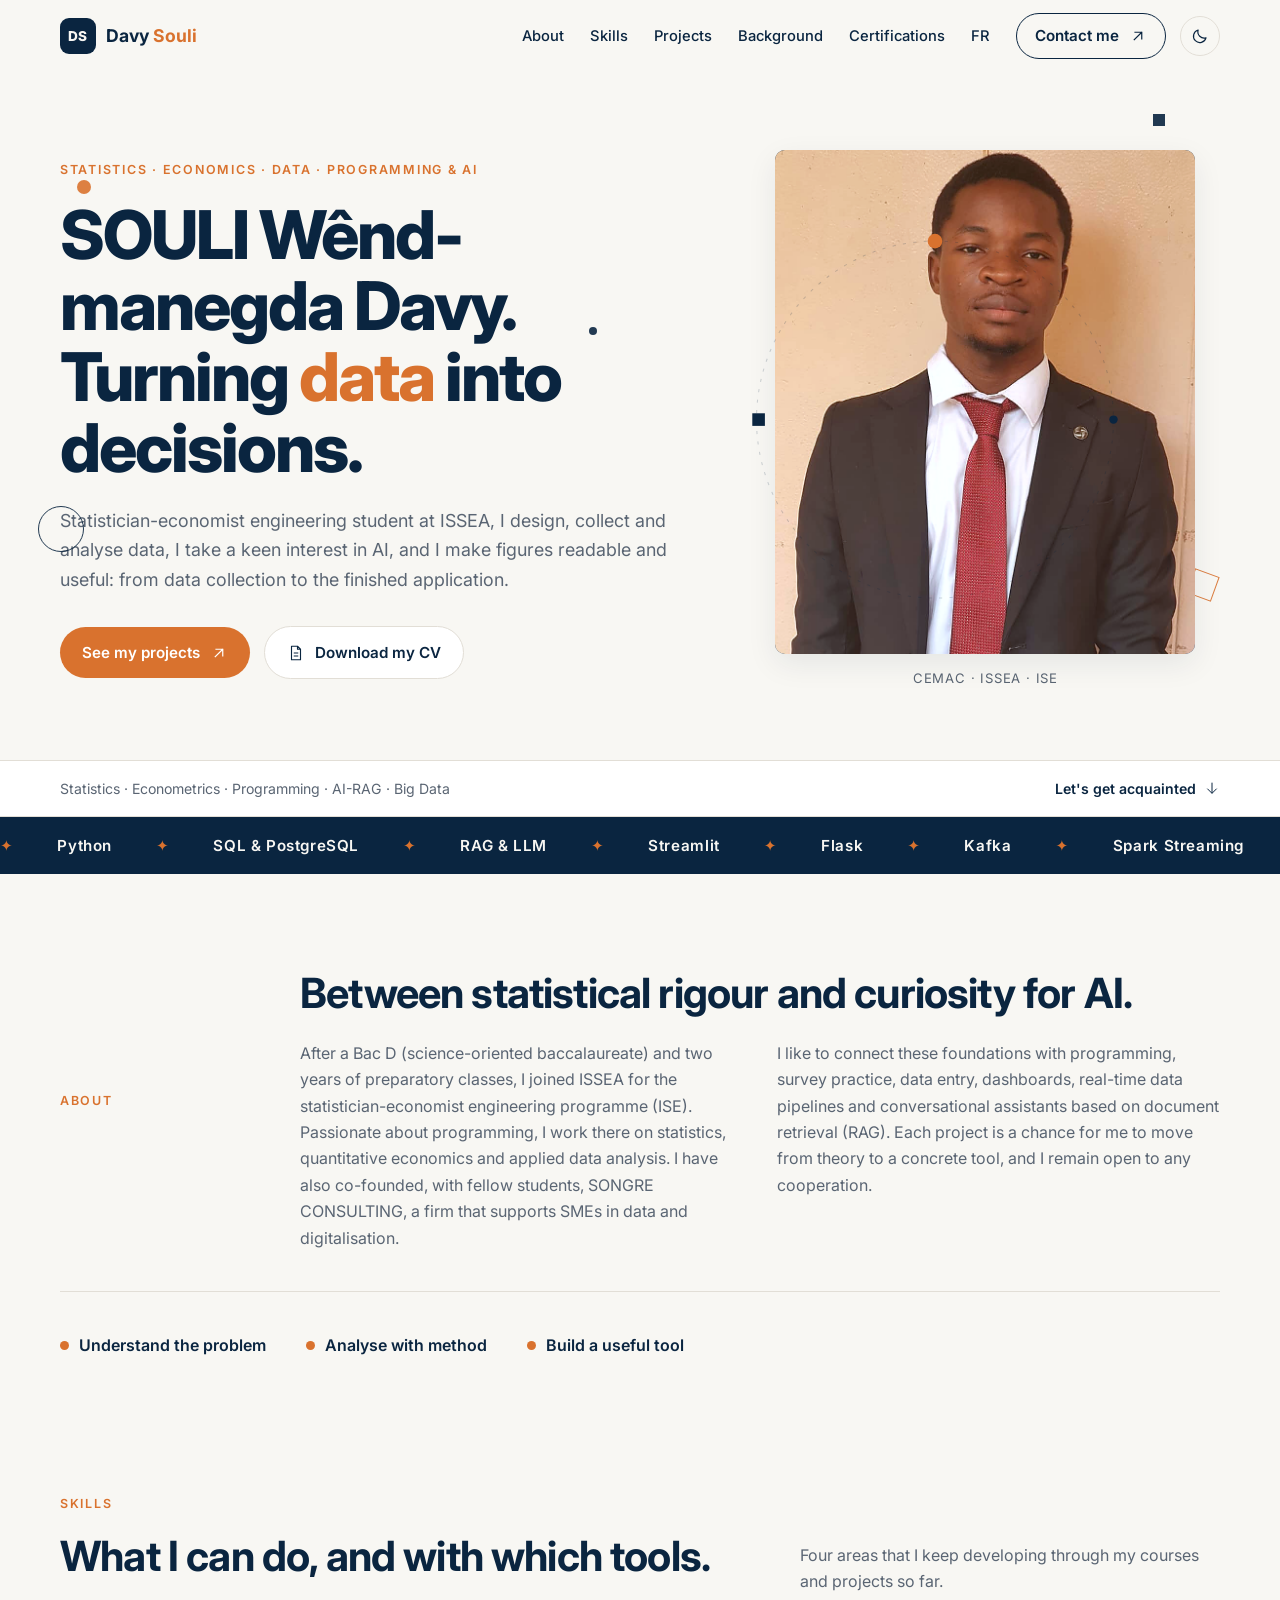
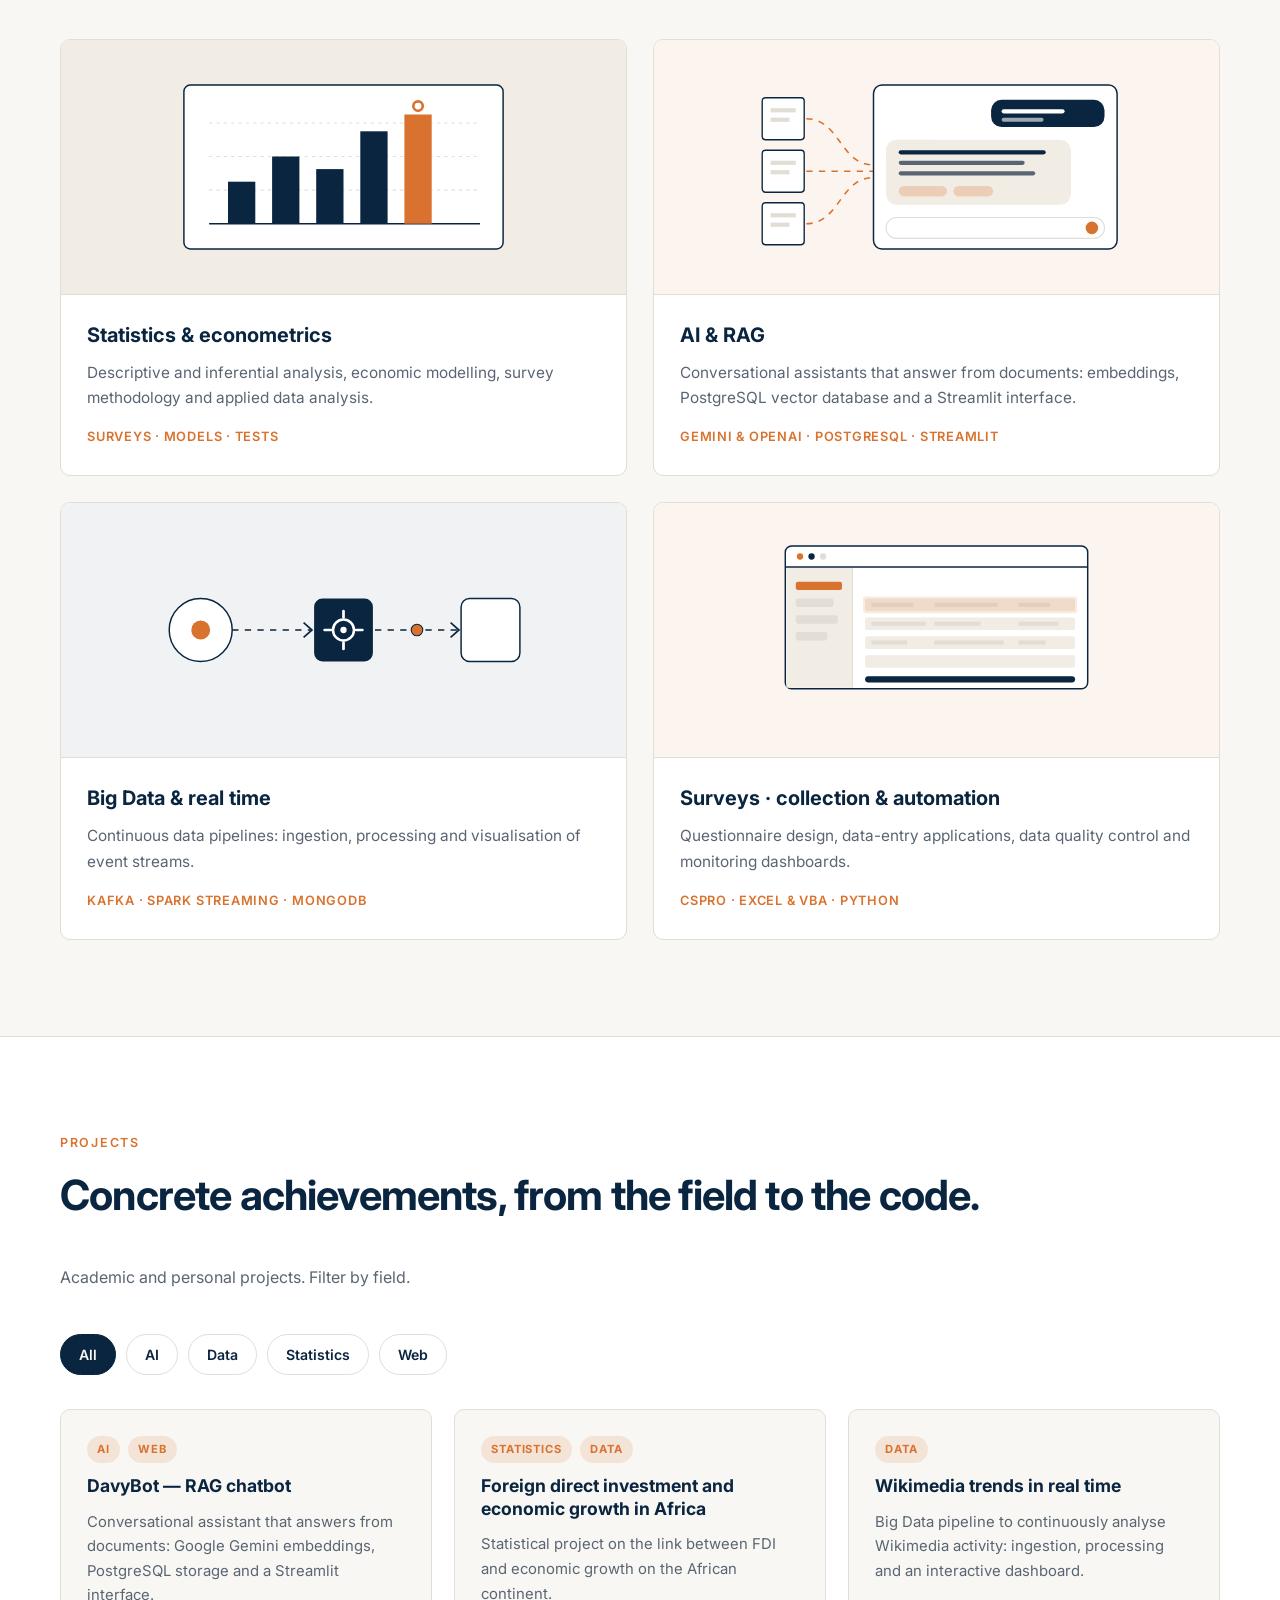
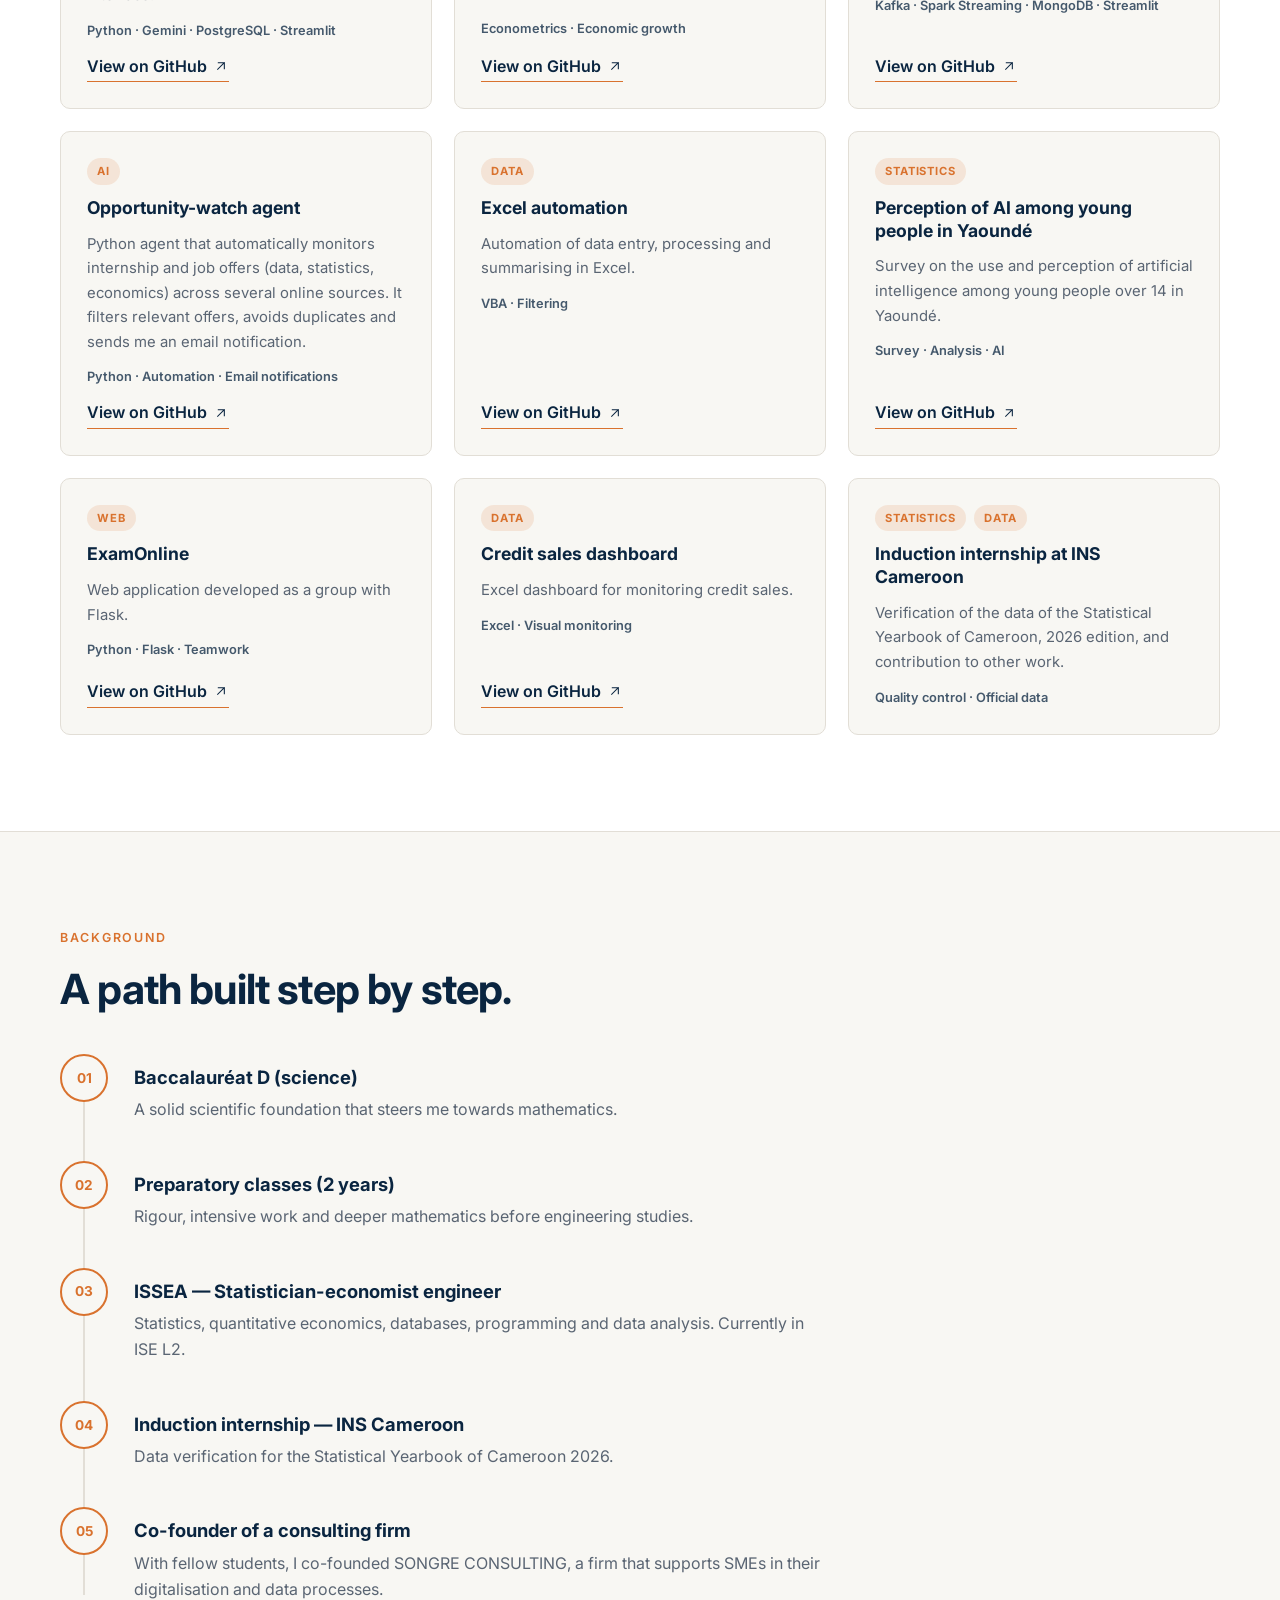
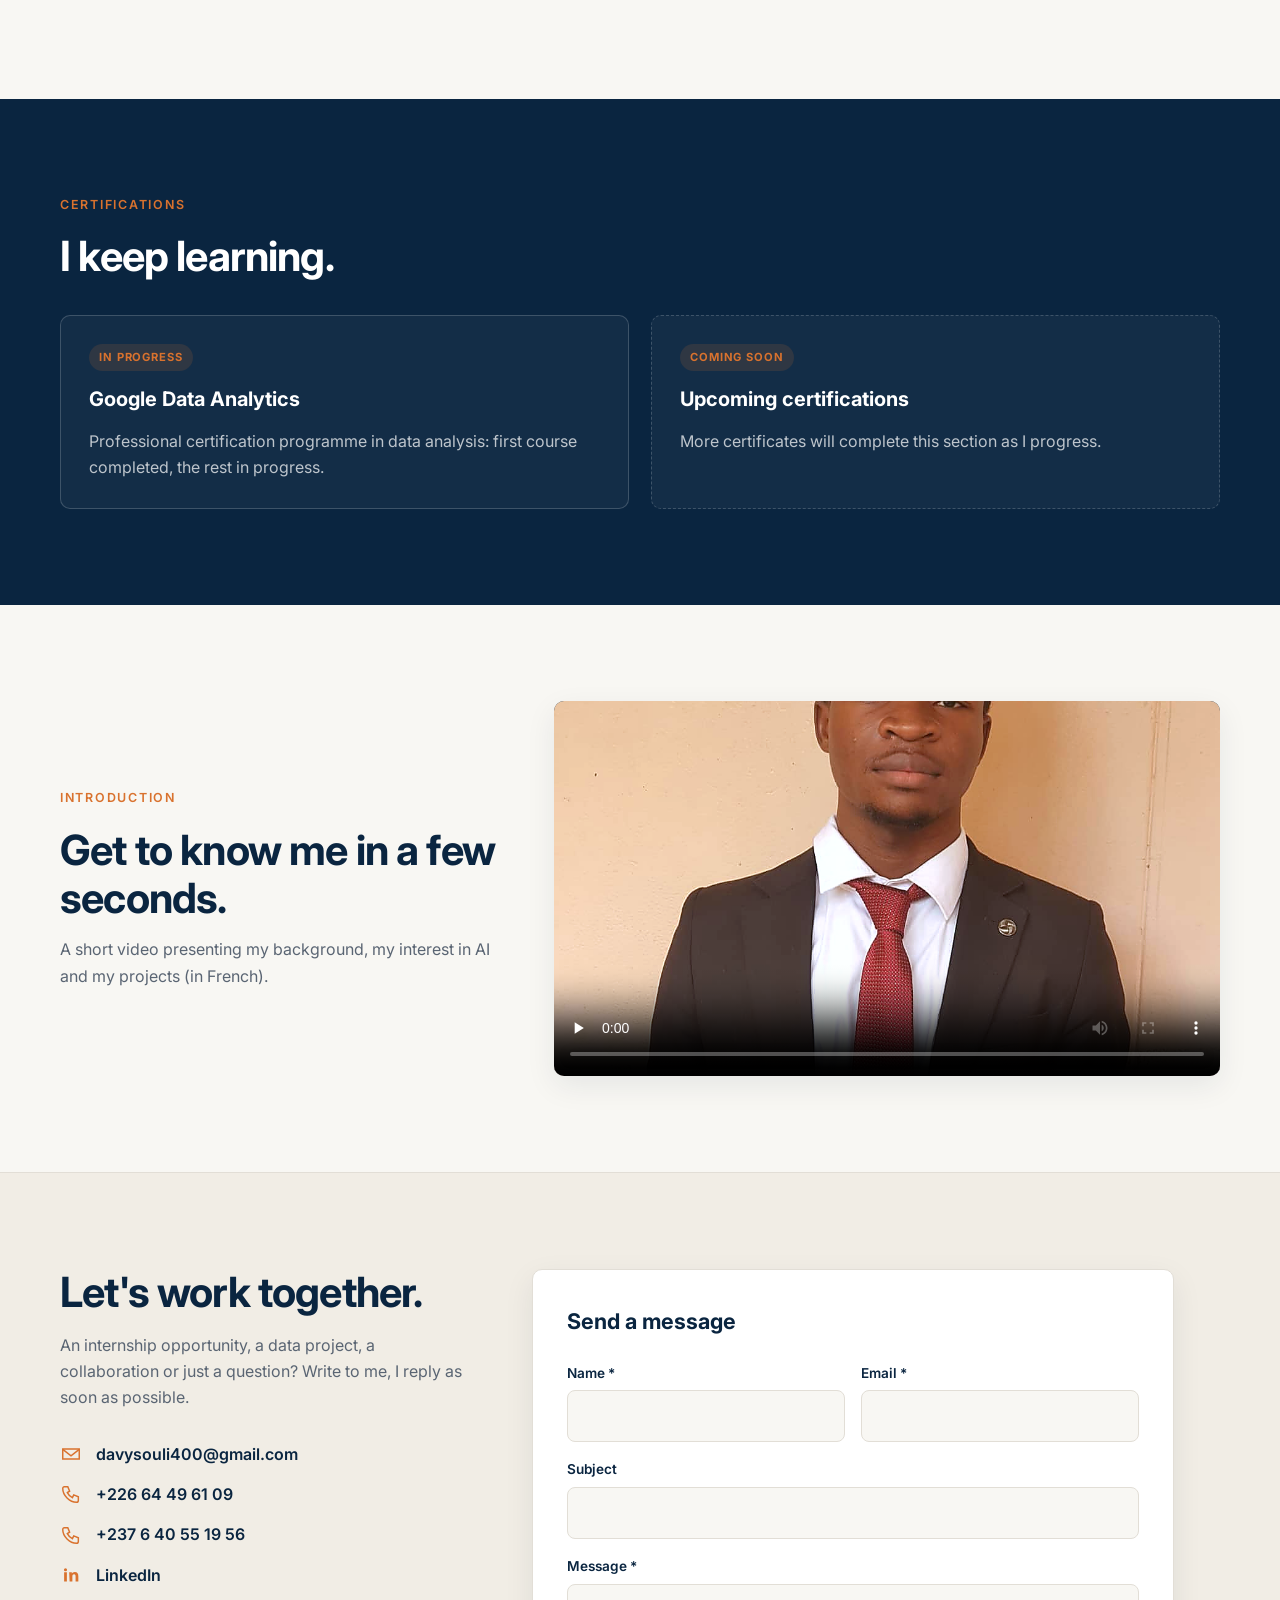
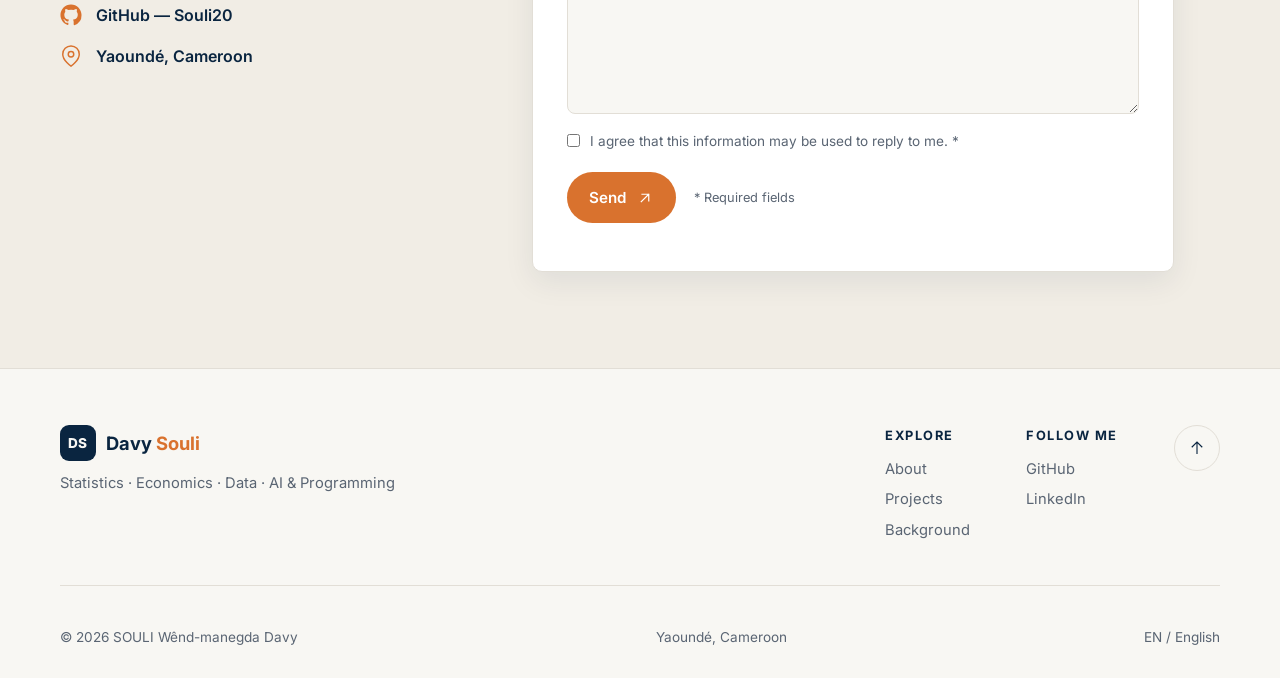
<file: en/index.html>
<!DOCTYPE html>
<html lang="en">
<head>
<meta charset="UTF-8">
<meta name="viewport" content="width=device-width, initial-scale=1, viewport-fit=cover">

<title>Davy Souli | Statistics &amp; Economics Engineering Student</title>
<meta name="description" content="Portfolio of Davy Souli, statistician-economist engineering student at ISSEA: statistics, data science, AI (RAG) and Big Data.">
<meta name="author" content="Davy Souli">
<meta name="robots" content="index, follow, max-image-preview:large">

<link rel="canonical" href="https://davysouli.vercel.app/en/">

<!-- Redirect old GitHub Pages URLs to Vercel -->
<script>
  if (window.location.hostname === "souli20.github.io") {
    const newPath = window.location.pathname
      .replace(/^\/porteflio(?=\/|$)/, "") || "/";

    window.location.replace(
      "https://davysouli.vercel.app" +
      newPath +
      window.location.search +
      window.location.hash
    );
  }
</script>

<!-- Language versions -->
<link rel="alternate" hreflang="fr" href="https://davysouli.vercel.app/">
<link rel="alternate" hreflang="en" href="https://davysouli.vercel.app/en/">
<link rel="alternate" hreflang="x-default" href="https://davysouli.vercel.app/">

<!-- Open Graph -->
<meta property="og:type" content="website">
<meta property="og:url" content="https://davysouli.vercel.app/en/">
<meta property="og:title" content="Davy Souli | Statistics, Economics, Data &amp; AI">
<meta property="og:description" content="Portfolio of a statistician-economist engineering student: projects, certifications and background.">
<meta property="og:image" content="https://davysouli.vercel.app/assets/img/davy_im.png">
<meta property="og:image:width" content="1200">
<meta property="og:image:height" content="630">
<meta property="og:image:alt" content="Davy Souli's portfolio: statistics, economics, data and AI">
<meta property="og:locale" content="en_US">
<meta property="og:locale:alternate" content="fr_FR">
<meta property="og:site_name" content="Davy Souli's Portfolio">

<!-- Twitter / X -->
<meta name="twitter:card" content="summary_large_image">
<meta name="twitter:title" content="Davy Souli | Statistics, Economics, Data &amp; AI">
<meta name="twitter:description" content="Portfolio of a statistician-economist engineering student: projects, certifications and background.">
<meta name="twitter:image" content="https://davysouli.vercel.app/assets/img/davy_im.png">

<meta name="theme-color" content="#0A2540">

<!-- Icons -->
<link rel="icon" href="../assets/img/davy_im.png" type="image/png">
<link rel="apple-touch-icon" href="../assets/img/davy_im.png">
<link rel="manifest" href="../site.webmanifest">

<!-- Fonts -->
<link rel="preconnect" href="https://fonts.googleapis.com">
<link rel="preconnect" href="https://fonts.gstatic.com" crossorigin>
<link href="https://fonts.googleapis.com/css2?family=Inter:wght@400;500;600;700;800&display=swap" rel="stylesheet">

<!-- Theme -->
<script>
  document.documentElement.classList.add('js');
  try {
    var t = localStorage.getItem('theme');
    if (t) document.documentElement.setAttribute('data-theme', t);
  } catch (e) {}
</script>

<link rel="stylesheet" href="../assets/css/style.css">

<!-- Structured data -->
<script type="application/ld+json">
{
  "@context": "https://schema.org",
  "@graph": [
    {
      "@type": "Person",
      "@id": "https://davysouli.vercel.app/#person",
      "name": "Davy Souli",
      "alternateName": [
        "SOULI Wênd-Manegda Davy",
        "Wênd-Manegda Davy Souli"
      ],
      "url": "https://davysouli.vercel.app/",
      "jobTitle": "Statistician-economist engineering student",
      "affiliation": {
        "@type": "EducationalOrganization",
        "name": "Institut Sous-régional de Statistique et d'Économie Appliquée (ISSEA)"
      },
      "knowsAbout": [
        "Statistics",
        "Quantitative economics",
        "Data science",
        "Artificial intelligence",
        "RAG",
        "Big Data",
        "Data analysis",
        "Programming"
      ],
      "sameAs": [
        "https://github.com/Souli20",
        "https://www.linkedin.com/in/davy-souli-b00907375"
      ]
    },
    {
      "@type": "ProfilePage",
      "@id": "https://davysouli.vercel.app/en/#webpage",
      "url": "https://davysouli.vercel.app/en/",
      "name": "Davy Souli — Portfolio",
      "mainEntity": {
        "@id": "https://davysouli.vercel.app/#person"
      },
      "inLanguage": "en"
    }
  ]
}
</script>
</head>

<body id="top">
<div id="prog" aria-hidden="true"></div>

<svg width="0" height="0" style="position:absolute" aria-hidden="true" focusable="false">
  <symbol id="i-arrow-ur" viewBox="0 0 24 24"><path d="M7 17 17 7M8 7h9v9" fill="none" stroke="currentColor" stroke-width="1.6" stroke-linecap="square"/></symbol>
  <symbol id="i-arrow-down" viewBox="0 0 24 24"><path d="M12 4v16M5 13l7 7 7-7" fill="none" stroke="currentColor" stroke-width="1.5"/></symbol>
  <symbol id="i-arrow-up" viewBox="0 0 24 24"><path d="M12 20V4M5 11l7-7 7 7" fill="none" stroke="currentColor" stroke-width="1.5"/></symbol>
  <symbol id="i-chevron" viewBox="0 0 24 24"><path d="m6 9 6 6 6-6" fill="none" stroke="currentColor" stroke-width="1.6"/></symbol>
  <symbol id="i-moon" viewBox="0 0 24 24"><path d="M20 14.5A8.5 8.5 0 0 1 9.5 4a8.5 8.5 0 1 0 10.5 10.5z" fill="none" stroke="currentColor" stroke-width="1.6" stroke-linejoin="round"/></symbol>
  <symbol id="i-github" viewBox="0 0 24 24"><path d="M12 .5C5.65.5.5 5.65.5 12c0 5.08 3.29 9.39 7.86 10.91.58.1.79-.25.79-.56v-2c-3.2.7-3.87-1.37-3.87-1.37-.52-1.33-1.28-1.69-1.28-1.69-1.04-.71.08-.7.08-.7 1.15.08 1.76 1.18 1.76 1.18 1.03 1.76 2.7 1.25 3.36.96.1-.75.4-1.25.73-1.54-2.55-.29-5.24-1.28-5.24-5.68 0-1.25.45-2.28 1.18-3.08-.12-.29-.51-1.46.11-3.04 0 0 .97-.31 3.17 1.18a11 11 0 0 1 5.78 0c2.2-1.49 3.17-1.18 3.17-1.18.62 1.58.23 2.75.11 3.04.74.8 1.18 1.83 1.18 3.08 0 4.41-2.7 5.38-5.26 5.67.41.36.78 1.06.78 2.14v3.17c0 .31.21.67.8.56A11.5 11.5 0 0 0 23.5 12C23.5 5.65 18.35.5 12 .5z" fill="currentColor"/></symbol>
  <symbol id="i-linkedin" viewBox="0 0 24 24"><path d="M4.500 9h3v10h-3zM6 4.500a1.700 1.700 0 1 1 0 3.400 1.700 1.700 0 0 1 0-3.400zM10 9h2.900v1.400c.5-.9 1.600-1.700 3.200-1.700 3 0 3.900 1.900 3.900 4.700V19h-3v-5c0-1.300-.1-2.700-1.700-2.700s-1.800 1.300-1.800 2.600V19h-3z" fill="currentColor"/></symbol>
  <symbol id="i-mail" viewBox="0 0 24 24"><path d="M3 6.500h18v11H3z M3 7l9 7 9-7" fill="none" stroke="currentColor" stroke-width="1.6"/></symbol>
  <symbol id="i-pin" viewBox="0 0 24 24"><path d="M21 10c0 7-9 13-9 13s-9-6-9-13a9 9 0 0 1 18 0z" fill="none" stroke="currentColor" stroke-width="1.6"/><circle cx="12" cy="10" r="3" fill="none" stroke="currentColor" stroke-width="1.6"/></symbol>
  <symbol id="i-doc" viewBox="0 0 24 24"><path d="M6 3h8l4 4v14H6z M14 3v4h4 M9 12h6 M9 16h6" fill="none" stroke="currentColor" stroke-width="1.5" stroke-linejoin="round"/></symbol>
</svg>

<a class="skip" href="#main">Skip to content</a>

<header class="nav" id="nav">
  <div class="wrap nav-in">
    <a class="brand" href="#top" aria-label="Davy Souli — Back to home">
      <span class="brand-mark" aria-hidden="true">DS</span>
      <span class="brand-text">Davy<span class="accent"> Souli</span></span>
    </a>
    <nav class="nav-links" id="nav-links" aria-label="Main navigation">
      <a href="#a-propos">About</a>
      <a href="#competences">Skills</a>
      <a href="#projets">Projects</a>
      <a href="#parcours">Background</a>
      <a href="#certifications">Certifications</a>
      <a href="https://davysouli.vercel.app/" hreflang="fr" lang="fr">FR</a>
      <a class="btn btn-ghost" href="#contact"><span>Contact me</span><svg aria-hidden="true"><use href="#i-arrow-ur"/></svg></a>
    </nav>
    <button class="icon-btn" id="theme-toggle" type="button" aria-label="Switch between light and dark mode"><svg aria-hidden="true"><use href="#i-moon"/></svg></button>
    <button class="nav-toggle" id="nav-toggle" type="button" aria-expanded="false" aria-controls="nav-links" aria-label="Open menu"><span></span><span></span></button>
  </div>
</header>

<main id="main">

<section class="s-hero" id="accueil">
  <div class="shapes" aria-hidden="true"><i></i><i></i><i></i><i></i><i></i></div>
  <div class="wrap hero-grid">
    <div class="hero-text">
      <p class="eyebrow">Statistics · Economics · Data · Programming &amp; AI</p>
      <h1>SOULI Wênd-manegda Davy.<br>Turning <span class="accent">data</span> into decisions.</h1>
      <p class="lead">Statistician-economist engineering student at ISSEA, I design, collect and analyse data, I take a keen interest in AI, and I make figures readable and useful: from data collection to the finished application.</p>
      <div class="actions">
        <a class="btn btn-orange" href="#projets"><span>See my projects</span><svg aria-hidden="true"><use href="#i-arrow-ur"/></svg></a>
        <a class="btn btn-line" href="../assets/docs/cv-davy-souli.pdf" download><svg aria-hidden="true"><use href="#i-doc"/></svg><span>Download my CV</span></a>
      </div>
    </div>
    <figure class="hero-fig">
      <div class="portrait">
        <span class="initials" aria-hidden="true">DS</span>
        <img src="../assets/img/davy_im.png" width="520" height="620" alt="Portrait of Davy Souli" fetchpriority="high" onerror="this.remove()">
      </div>
      <svg class="orbit" viewBox="0 0 400 400" aria-hidden="true">
        <circle cx="200" cy="200" r="170" fill="none" stroke="currentColor" stroke-opacity=".18" stroke-dasharray="3 7"/>
        <g class="spin"><circle cx="200" cy="30" r="7" fill="#D9722E"/><circle cx="370" cy="200" r="4" fill="#0A2540"/><rect x="26" y="194" width="12" height="12" fill="#0A2540"/></g>
      </svg>
      <figcaption>CEMAC · ISSEA · ISE</figcaption>
    </figure>
  </div>
  <div class="strip">
    <div class="wrap strip-in">
      <p>Statistics · Econometrics · Programming · AI-RAG · Big Data</p>
      <a href="#a-propos">Let's get acquainted<svg aria-hidden="true"><use href="#i-arrow-down"/></svg></a>
    </div>
  </div>
</section>

<div class="marq" aria-hidden="true">
  <div class="marq-track">
    <span>Python</span><span>SQL &amp; PostgreSQL</span><span>RAG &amp; LLM</span><span>Streamlit</span><span>Flask</span><span>Kafka</span><span>Spark Streaming</span><span>MongoDB</span><span>CSPro</span><span>Excel &amp; VBA</span><span>Econometrics</span><span>Surveys</span>
    <span>Python</span><span>SQL &amp; PostgreSQL</span><span>RAG &amp; LLM</span><span>Streamlit</span><span>Flask</span><span>Kafka</span><span>Spark Streaming</span><span>MongoDB</span><span>CSPro</span><span>Excel &amp; VBA</span><span>Econometrics</span><span>Surveys</span>
  </div>
</div>

<section class="s-about" id="a-propos">
  <div class="wrap about-grid">
    <p class="eyebrow">About</p>
    <div class="about-main">
      <h2 class="h2 rv">Between statistical rigour and curiosity for AI.</h2>
      <div class="two-col rv">
        <p>After a Bac D (science-oriented baccalaureate) and two years of preparatory classes, I joined ISSEA for the statistician-economist engineering programme (ISE). Passionate about programming, I work there on statistics, quantitative economics and applied data analysis. I have also co-founded, with fellow students, SONGRE CONSULTING, a firm that supports SMEs in data and digitalisation.</p>
        <p>I like to connect these foundations with programming, survey practice, data entry, dashboards, real-time data pipelines and conversational assistants based on document retrieval (RAG). Each project is a chance for me to move from theory to a concrete tool, and I remain open to any cooperation.</p>
      </div>
    </div>
  </div>
  <div class="wrap">
    <hr class="rule">
    <ul class="intents rv">
      <li>Understand the problem</li>
      <li>Analyse with method</li>
      <li>Build a useful tool</li>
    </ul>
  </div>
</section>

<section class="s-skills" id="competences">
  <div class="wrap">
    <p class="eyebrow">Skills</p>
    <div class="sv-head">
      <h2 class="h2 rv">What I can do, and with which tools.</h2>
      <p class="muted rv">Four areas that I keep developing through my courses and projects so far.</p>
    </div>

    <div class="cards">
      <article class="card rv">
        <div class="card-art t1">
          <svg class="art" viewBox="0 0 400 200" role="img" aria-label="Animated illustration: a statistical chart being built">
            <g class="bob">
              <rect x="48" y="22" width="304" height="156" rx="6" fill="var(--paper)" stroke="var(--navy)" stroke-width="1.4"/>
              <g stroke="var(--line)" stroke-width="1" stroke-dasharray="3 4"><path d="M72 122H330M72 90H330M72 58H330"/></g>
              <path d="M72 154H330" stroke="var(--navy)" stroke-width="1.4"/>
              <rect class="bb b1" x="90" y="114" width="26" height="40" fill="var(--navy)"/>
              <rect class="bb b2" x="132" y="90" width="26" height="64" fill="var(--navy)"/>
              <rect class="bb b3" x="174" y="102" width="26" height="52" fill="var(--navy)"/>
              <rect class="bb b4" x="216" y="66" width="26" height="88" fill="var(--navy)"/>
              <rect class="bb b5" x="258" y="50" width="26" height="104" fill="var(--orange)"/>
              <path class="ln" d="M103 104 145 80l42 12 42-36 42-14" fill="none" stroke="var(--orange)" stroke-width="3" stroke-linecap="round" stroke-linejoin="round"/>
              <circle class="pt" cx="271" cy="42" r="4.500" fill="var(--paper)" stroke="var(--orange)" stroke-width="2.500"/>
            </g>
          </svg>
        </div>
        <div class="card-body">
          <h3>Statistics &amp; econometrics</h3>
          <p>Descriptive and inferential analysis, economic modelling, survey methodology and applied data analysis.</p>
          <p class="card-foot">Surveys · Models · Tests</p>
        </div>
      </article>

      <article class="card rv">
        <div class="card-art t2">
          <svg class="art" viewBox="0 0 400 200" role="img" aria-label="Animated illustration: an AI agent answering from documents">
            <g fill="var(--paper)" stroke="var(--navy)" stroke-width="1.3">
              <rect class="bob" x="34" y="34" width="40" height="40" rx="3"/><rect class="bob d2" x="34" y="84" width="40" height="40" rx="3"/><rect class="bob d3" x="34" y="134" width="40" height="40" rx="3"/>
            </g>
            <g fill="var(--line)"><rect x="42" y="44" width="24" height="4"/><rect x="42" y="53" width="18" height="4"/><rect x="42" y="94" width="24" height="4"/><rect x="42" y="103" width="18" height="4"/><rect x="42" y="144" width="24" height="4"/><rect x="42" y="153" width="18" height="4"/></g>
            <g class="dash" fill="none" stroke="var(--orange)" stroke-width="1.500"><path d="M76 54C108 54 108 98 140 98"/><path d="M76 104H140"/><path d="M76 154C108 154 108 110 140 110"/></g>
            <rect x="140" y="22" width="232" height="156" rx="8" fill="var(--paper)" stroke="var(--navy)" stroke-width="1.4"/>
            <g class="m1"><rect x="252" y="36" width="108" height="26" rx="10" fill="var(--navy)"/><rect x="262" y="45" width="60" height="4" rx="2" fill="#fff"/><rect x="262" y="53" width="40" height="4" rx="2" fill="#fff" opacity=".6"/></g>
            <g class="m2"><rect x="152" y="74" width="56" height="26" rx="10" fill="var(--soft)"/><circle class="td" cx="168" cy="87" r="3" fill="var(--navy)"/><circle class="td td2" cx="180" cy="87" r="3" fill="var(--navy)"/><circle class="td td3" cx="192" cy="87" r="3" fill="var(--navy)"/></g>
            <g class="m3"><rect x="152" y="74" width="176" height="62" rx="10" fill="var(--soft)"/><rect x="164" y="84" width="140" height="4" rx="2" fill="var(--navy)"/><rect x="164" y="94" width="120" height="4" rx="2" fill="var(--muted)"/><rect x="164" y="104" width="130" height="4" rx="2" fill="var(--muted)"/><rect x="164" y="118" width="46" height="10" rx="5" fill="var(--orange)" opacity=".25"/><rect x="216" y="118" width="38" height="10" rx="5" fill="var(--orange)" opacity=".25"/></g>
            <rect x="152" y="148" width="208" height="20" rx="10" fill="none" stroke="var(--line)"/><circle class="pulse" cx="348" cy="158" r="6" fill="var(--orange)"/>
          </svg>
        </div>
        <div class="card-body">
          <h3>AI &amp; RAG</h3>
          <p>Conversational assistants that answer from documents: embeddings, PostgreSQL vector database and a Streamlit interface.</p>
          <p class="card-foot">Gemini &amp; OpenAI · PostgreSQL · Streamlit</p>
        </div>
      </article>

      <article class="card rv">
        <div class="card-art t3">
          <svg class="art" viewBox="0 0 400 200" role="img" aria-label="Animated illustration: a data flow processed in three steps">
            <g class="bob">
              <path class="flow" d="M94 100H170M230 100H310" fill="none" stroke="var(--navy)" stroke-width="1.600"/>
              <path d="M162 93l8 7-8 7M302 93l8 7-8 7" fill="none" stroke="var(--navy)" stroke-width="1.600"/>
              <circle cx="64" cy="100" r="30" fill="var(--paper)" stroke="var(--navy)" stroke-width="1.400"/>
              <circle cx="64" cy="100" r="9" fill="var(--orange)"/>
              <rect x="172" y="70" width="56" height="60" rx="8" fill="var(--navy)"/>
              <g class="gear"><circle cx="200" cy="100" r="10" fill="none" stroke="#fff" stroke-width="2.400"/><circle cx="200" cy="100" r="3" fill="#fff"/><path d="M200 82v6M200 112v6M182 100h6M212 100h6" stroke="#fff" stroke-width="2.600" stroke-linecap="round"/></g>
              <g class="n3"><rect x="312" y="70" width="56" height="60" rx="8" fill="var(--paper)" stroke="var(--navy)" stroke-width="1.400"/><path class="tick" d="M328 100l9 9 17-20" fill="none" stroke="var(--orange)" stroke-width="3.400" stroke-linecap="round" stroke-linejoin="round"/></g>
              <circle r="5.500" fill="var(--orange)" stroke="var(--navy)" stroke-width="1"><animateMotion dur="3.200s" repeatCount="indefinite" path="M94 100H312"/></circle>
            </g>
          </svg>
        </div>
        <div class="card-body">
          <h3>Big Data &amp; real time</h3>
          <p>Continuous data pipelines: ingestion, processing and visualisation of event streams.</p>
          <p class="card-foot">Kafka · Spark Streaming · MongoDB</p>
        </div>
      </article>

      <article class="card rv">
        <div class="card-art t2">
          <svg class="art" viewBox="0 0 400 200" role="img" aria-label="Animated illustration: a survey form and its dashboard">
            <g class="bob">
              <rect x="56" y="20" width="288" height="136" rx="6" fill="var(--paper)" stroke="var(--navy)" stroke-width="1.400"/>
              <path d="M56 40h288" stroke="var(--navy)" stroke-width="1.400"/>
              <circle cx="70" cy="30" r="3" fill="var(--orange)"/><circle cx="81" cy="30" r="3" fill="var(--navy)"/><circle cx="92" cy="30" r="3" fill="var(--line)"/>
              <rect x="57" y="41" width="63" height="114" fill="var(--soft)"/><path d="M120 41v114" stroke="var(--line)"/>
              <rect x="66" y="54" width="44" height="8" rx="2" fill="var(--orange)"/><rect x="66" y="70" width="36" height="8" rx="2" fill="var(--line)"/><rect x="66" y="86" width="40" height="8" rx="2" fill="var(--line)"/><rect x="66" y="102" width="30" height="8" rx="2" fill="var(--line)"/>
              <g fill="var(--soft)"><rect x="132" y="70" width="200" height="12" rx="2"/><rect x="132" y="88" width="200" height="12" rx="2"/><rect x="132" y="106" width="200" height="12" rx="2"/><rect x="132" y="124" width="200" height="12" rx="2"/></g>
              <g fill="var(--line)"><rect x="138" y="74" width="40" height="4"/><rect x="198" y="74" width="60" height="4"/><rect x="278" y="74" width="30" height="4"/><rect x="138" y="92" width="52" height="4"/><rect x="198" y="92" width="44" height="4"/><rect x="278" y="92" width="38" height="4"/><rect x="138" y="110" width="34" height="4"/><rect x="198" y="110" width="66" height="4"/><rect x="278" y="110" width="26" height="4"/></g>
              <rect class="hl" x="130" y="68" width="204" height="16" rx="2" fill="var(--orange)" opacity=".15"/>
              <rect x="132" y="144" width="200" height="6" rx="3" fill="var(--soft)"/>
              <rect class="loadbar" x="132" y="144" width="200" height="6" rx="3" fill="var(--navy)"/>
            </g>
          </svg>
        </div>
        <div class="card-body">
          <h3>Surveys · collection &amp; automation</h3>
          <p>Questionnaire design, data-entry applications, data quality control and monitoring dashboards.</p>
          <p class="card-foot">CSPro · Excel &amp; VBA · Python</p>
        </div>
      </article>
    </div>
  </div>
</section>

<section class="s-projects" id="projets">
  <div class="wrap">
    <p class="eyebrow">Projects</p>
    <div class="sv-head">
      <h2 class="h2 rv">Concrete achievements, from the field to the code.</h2>
      <p class="muted rv">Academic and personal projects. Filter by field.</p>
    </div>

    <div class="filters rv" role="group" aria-label="Filter projects">
      <button type="button" class="chip on" data-f="all" aria-pressed="true">All</button>
      <button type="button" class="chip" data-f="ia" aria-pressed="false">AI</button>
      <button type="button" class="chip" data-f="data" aria-pressed="false">Data</button>
      <button type="button" class="chip" data-f="stat" aria-pressed="false">Statistics</button>
      <button type="button" class="chip" data-f="web" aria-pressed="false">Web</button>
    </div>

    <div class="projects" id="project-grid">
      <article class="proj rv" data-cat="ia web">
        <p class="tags"><span>AI</span><span>Web</span></p>
        <h3>DavyBot — RAG chatbot</h3>
        <p>Conversational assistant that answers from documents: Google Gemini embeddings, PostgreSQL storage and a Streamlit interface.</p>
        <p class="stack">Python · Gemini · PostgreSQL · Streamlit</p>
        <a class="link-u" href="https://github.com/Souli20/Chatbot_RAG" target="_blank" rel="noopener">View on GitHub <svg aria-hidden="true"><use href="#i-arrow-ur"/></svg></a>
      </article>

      <article class="proj rv" data-cat="stat data">
        <p class="tags"><span>Statistics</span><span>Data</span></p>
        <h3>Foreign direct investment and economic growth in Africa</h3>
        <p>Statistical project on the link between FDI and economic growth on the African continent.</p>
        <p class="stack">Econometrics · Economic growth</p>
        <a class="link-u" href="https://github.com/Souli20/ide-croissance-afrique" target="_blank" rel="noopener">View on GitHub <svg aria-hidden="true"><use href="#i-arrow-ur"/></svg></a>
      </article>

      <article class="proj rv" data-cat="data">
        <p class="tags"><span>Data</span></p>
        <h3>Wikimedia trends in real time</h3>
        <p>Big Data pipeline to continuously analyse Wikimedia activity: ingestion, processing and an interactive dashboard.</p>
        <p class="stack">Kafka · Spark Streaming · MongoDB · Streamlit</p>
        <a class="link-u" href="https://github.com/Souli20/Tendance-Wikim-dia" target="_blank" rel="noopener">View on GitHub <svg aria-hidden="true"><use href="#i-arrow-ur"/></svg></a>
      </article>

      <article class="proj rv" data-cat="ia">
        <p class="tags"><span>AI</span></p>
        <h3>Opportunity-watch agent</h3>
        <p>Python agent that automatically monitors internship and job offers (data, statistics, economics) across several online sources. It filters relevant offers, avoids duplicates and sends me an email notification.</p>
        <p class="stack">Python · Automation · Email notifications</p>
        <a class="link-u" href="https://github.com/Souli20/Agent_annonceur" target="_blank" rel="noopener">View on GitHub <svg aria-hidden="true"><use href="#i-arrow-ur"/></svg></a>
      </article>

      <article class="proj rv" data-cat="data">
        <p class="tags"><span>Data</span></p>
        <h3>Excel automation</h3>
        <p>Automation of data entry, processing and summarising in Excel.</p>
        <p class="stack">VBA · Filtering</p>
        <a class="link-u" href="https://github.com/Souli20/gestion-individus-vba" target="_blank" rel="noopener">View on GitHub <svg aria-hidden="true"><use href="#i-arrow-ur"/></svg></a>
      </article>

      <article class="proj rv" data-cat="stat">
        <p class="tags"><span>Statistics</span></p>
        <h3>Perception of AI among young people in Yaoundé</h3>
        <p>Survey on the use and perception of artificial intelligence among young people over 14 in Yaoundé.</p>
        <p class="stack">Survey · Analysis · AI</p>
        <a class="link-u" href="https://github.com/Souli20" target="_blank" rel="noopener">View on GitHub <svg aria-hidden="true"><use href="#i-arrow-ur"/></svg></a>
      </article>

      <article class="proj rv" data-cat="web">
        <p class="tags"><span>Web</span></p>
        <h3>ExamOnline</h3>
        <p>Web application developed as a group with Flask.</p>
        <p class="stack">Python · Flask · Teamwork</p>
        <a class="link-u" href="https://github.com/Souli20" target="_blank" rel="noopener">View on GitHub <svg aria-hidden="true"><use href="#i-arrow-ur"/></svg></a>
      </article>

      <article class="proj rv" data-cat="data stat">
        <p class="tags"><span>Data</span></p>
        <h3>Credit sales dashboard</h3>
        <p>Excel dashboard for monitoring credit sales.</p>
        <p class="stack">Excel · Visual monitoring</p>
        <a class="link-u" href="https://github.com/Souli20/tableau-bord-ventes-credit" target="_blank" rel="noopener">View on GitHub <svg aria-hidden="true"><use href="#i-arrow-ur"/></svg></a>
      </article>

      <article class="proj rv" data-cat="stat data">
        <p class="tags"><span>Statistics</span><span>Data</span></p>
        <h3>Induction internship at INS Cameroon</h3>
        <p>Verification of the data of the Statistical Yearbook of Cameroon, 2026 edition, and contribution to other work.</p>
        <p class="stack">Quality control · Official data</p>
      </article>
    </div>
  </div>
</section>

<section class="s-path" id="parcours">
  <div class="wrap">
    <p class="eyebrow">Background</p>
    <h2 class="h2 rv">A path built step by step.</h2>
    <ol class="timeline">
      <li class="rv"><span>01</span><div><h3>Baccalauréat D (science)</h3><p>A solid scientific foundation that steers me towards mathematics.</p></div></li>
      <li class="rv"><span>02</span><div><h3>Preparatory classes (2 years)</h3><p>Rigour, intensive work and deeper mathematics before engineering studies.</p></div></li>
      <li class="rv"><span>03</span><div><h3>ISSEA — Statistician-economist engineer</h3><p>Statistics, quantitative economics, databases, programming and data analysis. Currently in ISE L2.</p></div></li>
      <li class="rv"><span>04</span><div><h3>Induction internship — INS Cameroon</h3><p>Data verification for the Statistical Yearbook of Cameroon 2026.</p></div></li>
      <li class="rv"><span>05</span><div><h3>Co-founder of a consulting firm</h3><p>With fellow students, I co-founded SONGRE CONSULTING, a firm that supports SMEs in their digitalisation and data processes.</p></div></li>
    </ol>
  </div>
</section>

<section class="s-cert" id="certifications">
  <div class="wrap">
    <p class="eyebrow light">Certifications</p>
    <h2 class="h2 rv">I keep learning.</h2>
    <div class="certs">
      <article class="cert rv">
        <p class="tags"><span>In progress</span></p>
        <h3>Google Data Analytics</h3>
        <p>Professional certification programme in data analysis: first course completed, the rest in progress.</p>
      </article>
      <article class="cert cert-soon rv">
        <p class="tags"><span>Coming soon</span></p>
        <h3>Upcoming certifications</h3>
        <p>More certificates will complete this section as I progress.</p>
      </article>
    </div>
  </div>
</section>

<section class="s-video" id="video">
  <div class="wrap video-grid">
    <div class="video-text">
      <p class="eyebrow">Introduction</p>
      <h2 class="h2 rv">Get to know me in a few seconds.</h2>
      <p class="muted rv">A short video presenting my background, my interest in AI and my projects (in French).</p>
    </div>
    <div class="video-panel rv">
      <video id="promo-video" poster="../assets/img/davy_im.png" preload="none" playsinline controls>
        <source src="../assets/video/presentation.mp4" type="video/mp4">
        Your browser does not support video playback.
      </video>
    </div>
  </div>
</section>

<section class="contact" id="contact">
  <div class="wrap contact-grid">
    <div class="contact-info rv">
      <h2>Let's work together.</h2>
      <p>An internship opportunity, a data project, a collaboration or just a question? Write to me, I reply as soon as possible.</p>
      <div class="info-list">
        <a href="mailto:davysouli400@gmail.com"><svg width="20" height="20" viewBox="0 0 24 24" fill="none" stroke="currentColor" stroke-width="1.6" aria-hidden="true"><path d="M3 6.5h18v11H3z"/><path d="M3 7l9 7 9-7"/></svg><span>davysouli400@gmail.com</span></a>
        <a href="tel:+22664496109"><svg width="20" height="20" viewBox="0 0 24 24" fill="none" stroke="currentColor" stroke-width="1.6" aria-hidden="true"><path d="M4.5 4h4l2 5-2.5 1.5a12 12 0 0 0 5.5 5.5L15 13l5 2v4c0 1-1 2-2 2C10.5 21 3 13.5 3 6c0-1 1-2 1.5-2z"/></svg><span>+226 64 49 61 09</span></a>
        <a href="tel:+237640551956"><svg width="20" height="20" viewBox="0 0 24 24" fill="none" stroke="currentColor" stroke-width="1.6" aria-hidden="true"><path d="M4.5 4h4l2 5-2.5 1.5a12 12 0 0 0 5.5 5.5L15 13l5 2v4c0 1-1 2-2 2C10.5 21 3 13.5 3 6c0-1 1-2 1.5-2z"/></svg><span>+237 6 40 55 19 56</span></a>
        <a href="https://www.linkedin.com/in/davy-souli-b00907375" target="_blank" rel="noopener"><svg aria-hidden="true"><use href="#i-linkedin"/></svg><span>LinkedIn</span></a>
        <a href="https://github.com/Souli20" target="_blank" rel="noopener"><svg aria-hidden="true"><use href="#i-github"/></svg><span>GitHub — Souli20</span></a>
        <div class="loc"><svg aria-hidden="true"><use href="#i-pin"/></svg><span>Yaoundé, Cameroon</span></div>
      </div>
    </div>

    <div class="form-wrap rv">
      <h2 class="form-title">Send a message</h2>
      <form id="contact-form" action="https://formspree.io/f/moeenpwd" method="POST" novalidate>
        <input type="hidden" name="_subject" value="New message from the portfolio (EN)">
        <div class="row">
          <div class="field"><label for="nom">Name *</label><input type="text" id="nom" name="nom" autocomplete="name" required></div>
          <div class="field"><label for="email">Email *</label><input type="email" id="email" name="email" autocomplete="email" required></div>
        </div>
        <div class="field"><label for="objet">Subject</label><input type="text" id="objet" name="objet"></div>
        <div class="field"><label for="message">Message *</label><textarea id="message" name="message" required></textarea></div>
        <label class="consent"><input type="checkbox" id="consent" name="consentement" value="oui" required><span>I agree that this information may be used to reply to me. *</span></label>
        <div class="send">
          <button type="submit" class="btn btn-orange" id="submit-btn"><span>Send</span><svg aria-hidden="true"><use href="#i-arrow-ur"/></svg></button>
          <p class="req">* Required fields</p>
        </div>
        <div class="form-status" id="form-status" role="status" aria-live="polite"></div>
      </form>
    </div>
  </div>
</section>

</main>

<footer class="foot">
  <div class="wrap">
    <div class="foot-top">
      <div>
        <p class="foot-logo"><span class="brand-mark" aria-hidden="true">DS</span><span>Davy<span class="accent"> Souli</span></span></p>
        <p class="foot-tag">Statistics · Economics · Data · AI &amp; Programming</p>
      </div>
      <div class="foot-nav">
        <div>
          <p class="foot-h">Explore</p>
          <a href="#a-propos">About</a>
          <a href="#projets">Projects</a>
          <a href="#parcours">Background</a>
        </div>
        <div>
          <p class="foot-h">Follow me</p>
          <a href="https://github.com/Souli20" target="_blank" rel="noopener">GitHub</a>
          <a href="https://www.linkedin.com/in/davy-souli-b00907375" target="_blank" rel="noopener">LinkedIn</a>
        </div>
        <a class="to-top" href="#top" aria-label="Back to top"><svg aria-hidden="true"><use href="#i-arrow-up"/></svg></a>
      </div>
    </div>
    <hr class="rule">
    <div class="foot-bottom">
      <p>© <span id="year">2026</span> SOULI Wênd-manegda Davy</p>
      <p>Yaoundé, Cameroon</p>
      <p>EN / English</p>
    </div>
  </div>
</footer>

<script src="../assets/js/main.js" defer></script>
</body>
</html>
</file>
<file: assets/css/style.css>
/* ============ Variables & thèmes ============ */
:root{
  --navy:#0A2540; --orange:#D9722E;
  --bg:#f8f7f3; --paper:#ffffff; --soft:#f1ede5; --line:#e2ded6;
  --ink:#0A2540; --muted:#5a6573;
  --radius:10px; --wrap:1160px;
  --shadow:0 10px 30px rgba(10,37,64,.08);
}
:root[data-theme="dark"]{
  --navy:#e8eef5; --bg:#0b1623; --paper:#12202f; --soft:#172a3d; --line:#25384c;
  --ink:#e8eef5; --muted:#9fb0c2; --shadow:0 10px 30px rgba(0,0,0,.35);
}
*{box-sizing:border-box;margin:0;padding:0}
html{scroll-behavior:smooth;scroll-padding-top:84px}
body{font-family:'Inter',system-ui,-apple-system,'Segoe UI',Roboto,sans-serif;background:var(--bg);color:var(--ink);line-height:1.65;-webkit-font-smoothing:antialiased;overflow-x:hidden}
img,svg,video{max-width:100%;display:block}
a{color:inherit;text-decoration:none}
button{font:inherit;color:inherit;background:none;border:0;cursor:pointer}
ul,ol{list-style:none}
.wrap{width:min(var(--wrap),100% - 40px);margin-inline:auto}
.accent{color:var(--orange)}
.muted{color:var(--muted)}
.skip{position:absolute;left:-999px;top:8px;background:var(--navy);color:var(--bg);padding:8px 14px;z-index:200}
.skip:focus{left:8px}
:focus-visible{outline:2px solid var(--orange);outline-offset:3px}
.rule{border:0;border-top:1px solid var(--line);margin:40px 0}

/* ============ Typographie ============ */
.h2{font-size:clamp(1.7rem,3.6vw,2.6rem);line-height:1.15;font-weight:700;letter-spacing:-.02em;margin-bottom:14px}
.eyebrow{display:flex;align-items:center;gap:10px;font-size:.78rem;font-weight:600;text-transform:uppercase;letter-spacing:.14em;color:var(--orange);margin-bottom:18px}
.eyebrow i{width:26px;height:2px;background:currentColor;display:block}
.eyebrow.light{color:var(--orange)}
.lead{font-size:1.12rem;color:var(--muted);max-width:56ch}
section{padding:96px 0;position:relative}

/* ============ Barre de progression ============ */
#prog{position:fixed;top:0;left:0;height:3px;width:100%;background:var(--orange);transform-origin:left;transform:scaleX(0);z-index:300}

/* ============ Boutons ============ */
.btn{display:inline-flex;align-items:center;gap:10px;padding:13px 22px;border-radius:999px;font-weight:600;font-size:.95rem;transition:transform .25s,background .25s,color .25s,box-shadow .25s}
.btn svg{width:18px;height:18px;transition:transform .25s}
.btn:hover svg{transform:translate(3px,-3px)}
.btn-orange{background:var(--orange);color:#fff}
.btn-orange:hover{transform:translateY(-2px);box-shadow:0 8px 20px rgba(217,114,46,.35)}
.btn-ghost{border:1.5px solid var(--navy);padding:9px 18px}
.btn-ghost:hover{background:var(--navy);color:var(--bg)}
.btn-line{border:1.5px solid var(--line);background:var(--paper)}
.btn-line:hover{border-color:var(--navy)}
.link-u{display:inline-flex;align-items:center;gap:6px;font-weight:600;border-bottom:1.5px solid var(--orange);padding-bottom:2px}
.link-u svg{width:16px;height:16px}
.icon-btn{width:40px;height:40px;border-radius:50%;border:1.5px solid var(--line);display:grid;place-items:center;transition:border-color .2s}
.icon-btn:hover{border-color:var(--navy)}
.icon-btn svg{width:18px;height:18px}

/* ============ Navigation ============ */
.nav{position:fixed;top:0;left:0;right:0;z-index:100;transition:background .3s,box-shadow .3s,backdrop-filter .3s}
.nav.scrolled{background:color-mix(in srgb,var(--bg) 88%,transparent);backdrop-filter:blur(12px);box-shadow:0 1px 0 var(--line)}
.nav-in{display:flex;align-items:center;gap:14px;height:72px}
.brand{display:flex;align-items:center;gap:10px;font-weight:700;font-size:1.1rem;margin-right:auto}
.brand-mark{width:36px;height:36px;border-radius:9px;background:var(--navy);color:var(--bg);display:grid;place-items:center;font-size:.85rem;font-weight:800;letter-spacing:.02em}
.nav-links{display:flex;align-items:center;gap:26px;font-size:.92rem;font-weight:500}
.nav-links a:not(.btn){position:relative;padding:4px 0}
.nav-links a:not(.btn)::after{content:"";position:absolute;left:0;bottom:-2px;height:2px;width:0;background:var(--orange);transition:width .25s}
.nav-links a:not(.btn):hover::after,.nav-links a.active::after{width:100%}
.nav-toggle{display:none;width:40px;height:40px;position:relative}
.nav-toggle span{position:absolute;left:9px;right:9px;height:2px;background:var(--ink);transition:transform .3s,top .3s}
.nav-toggle span:first-child{top:15px}.nav-toggle span:last-child{top:23px}
.nav-toggle[aria-expanded="true"] span:first-child{top:19px;transform:rotate(45deg)}
.nav-toggle[aria-expanded="true"] span:last-child{top:19px;transform:rotate(-45deg)}

/* ============ Hero ============ */
.s-hero{padding:150px 0 0;overflow:hidden}
.shapes i{position:absolute;display:block;opacity:.9;animation:float 9s ease-in-out infinite}
.shapes i:nth-child(1){width:14px;height:14px;border-radius:50%;background:var(--orange);top:22%;left:6%}
.shapes i:nth-child(2){width:46px;height:46px;border-radius:50%;border:1.5px solid var(--navy);top:62%;left:3%;animation-delay:-2s}
.shapes i:nth-child(3){width:12px;height:12px;background:var(--navy);top:14%;right:9%;animation-delay:-4s}
.shapes i:nth-child(4){width:26px;height:26px;border:1.5px solid var(--orange);top:70%;right:5%;transform:rotate(20deg);animation-delay:-1s}
.shapes i:nth-child(5){width:8px;height:8px;border-radius:50%;background:var(--navy);top:40%;left:46%;animation-delay:-6s}
@keyframes float{0%,100%{translate:0 0}50%{translate:0 -18px}}
.hero-grid{display:grid;grid-template-columns:1.15fr .85fr;gap:56px;align-items:center;padding-bottom:70px}
.s-hero h1{font-size:clamp(2.3rem,5.6vw,4.2rem);line-height:1.06;letter-spacing:-.03em;font-weight:800;margin-bottom:22px}
.actions{display:flex;flex-wrap:wrap;gap:14px;margin-top:32px;align-items:center}
.hero-fig{position:relative;justify-self:center;width:min(100%,420px)}
.portrait{position:relative;aspect-ratio:5/6;border-radius:var(--radius);overflow:hidden;background:linear-gradient(145deg,var(--navy),#16406d);box-shadow:var(--shadow)}
:root[data-theme="dark"] .portrait{background:linear-gradient(145deg,#16406d,#0d2740)}
.portrait .initials{position:absolute;inset:0;display:grid;place-items:center;font-size:6rem;font-weight:800;color:rgba(255,255,255,.18);letter-spacing:.04em}
.portrait img{position:absolute;inset:0;width:100%;height:100%;object-fit:cover}
.orbit{position:absolute;inset:-12%;width:124%;height:124%;color:var(--navy);pointer-events:none}
.spin{transform-origin:200px 200px;animation:spin 24s linear infinite}
@keyframes spin{to{transform:rotate(360deg)}}
.hero-fig figcaption{margin-top:14px;text-align:center;font-size:.82rem;color:var(--muted);letter-spacing:.06em}
.strip{border-top:1px solid var(--line);border-bottom:1px solid var(--line);background:var(--paper)}
.strip-in{display:flex;justify-content:space-between;align-items:center;gap:20px;padding:16px 0;font-size:.88rem;color:var(--muted)}
.strip-in a{display:flex;align-items:center;gap:8px;font-weight:600;color:var(--ink)}
.strip-in svg{width:16px;height:16px;animation:nudge 1.8s ease-in-out infinite}
@keyframes nudge{50%{transform:translateY(4px)}}

/* ============ Marquee ============ */
.marq{overflow:hidden;background:var(--navy);color:var(--bg);padding:16px 0}
.marq-track{display:flex;gap:44px;width:max-content;animation:marq 38s linear infinite;font-weight:600;font-size:.95rem;letter-spacing:.04em;white-space:nowrap}
.marq-track span::before{content:"✦";color:var(--orange);margin-right:44px}
@keyframes marq{to{transform:translateX(-50%)}}

/* ============ À propos ============ */
.about-grid{display:grid;grid-template-columns:200px 1fr;gap:40px}
.two-col{display:grid;grid-template-columns:1fr 1fr;gap:34px;color:var(--muted);margin-top:22px}
.intents{display:flex;flex-wrap:wrap;gap:12px 40px;font-weight:600}
.intents li{display:flex;align-items:center;gap:10px}
.intents li::before{content:"";width:9px;height:9px;background:var(--orange);border-radius:50%}
.s-about{padding-bottom:40px}

/* ============ Compétences ============ */
.sv-head{display:flex;justify-content:space-between;align-items:flex-end;gap:30px;flex-wrap:wrap;margin-bottom:44px}
.sv-head .muted{max-width:42ch}
.cards{display:grid;grid-template-columns:repeat(2,1fr);gap:26px}
.card{background:var(--paper);border:1px solid var(--line);border-radius:var(--radius);overflow:hidden;transition:transform .3s,box-shadow .3s,border-color .3s}
.card:hover{transform:translateY(-6px);box-shadow:var(--shadow);border-color:var(--orange)}
.card-art{padding:22px;border-bottom:1px solid var(--line)}
.t1{background:var(--soft)}.t2{background:color-mix(in srgb,var(--orange) 8%,var(--paper))}.t3{background:color-mix(in srgb,var(--navy) 6%,var(--paper))}
.art{width:100%;height:auto;max-height:210px}
.card-body{padding:24px 26px 28px}
.card-body h3{font-size:1.25rem;margin-bottom:8px}
.card-body p{color:var(--muted);font-size:.96rem}
.card-foot{margin-top:16px;font-size:.8rem!important;font-weight:600;letter-spacing:.06em;text-transform:uppercase;color:var(--orange)!important}

/* animations SVG */
.bob{animation:bob 5s ease-in-out infinite}.bob.d2{animation-delay:-1.5s}.bob.d3{animation-delay:-3s}
@keyframes bob{50%{transform:translateY(-6px)}}
.bb{transform-box:fill-box;transform-origin:bottom;animation:grow 4.5s ease-in-out infinite}
.b2{animation-delay:.15s}.b3{animation-delay:.3s}.b4{animation-delay:.45s}.b5{animation-delay:.6s}
@keyframes grow{0%{transform:scaleY(0)}25%,85%{transform:scaleY(1)}100%{transform:scaleY(0)}}
.ln{stroke-dasharray:420;stroke-dashoffset:420;animation:draw 4.5s ease-in-out infinite}
@keyframes draw{0%,15%{stroke-dashoffset:420}50%,85%{stroke-dashoffset:0}100%{stroke-dashoffset:420}}
.pt{animation:pop 4.5s ease-in-out infinite}
@keyframes pop{0%,45%{opacity:0}55%,85%{opacity:1}100%{opacity:0}}
.pulse{transform-box:fill-box;transform-origin:center;animation:pulse 1.8s ease-in-out infinite}
@keyframes pulse{50%{transform:scale(1.25);opacity:.7}}
.dash path{stroke-dasharray:6 6;animation:dash 1.4s linear infinite}
@keyframes dash{to{stroke-dashoffset:-24}}
.m1{animation:msg 7s infinite}.m2{animation:msg2 7s infinite}.m3{animation:msg3 7s infinite}
@keyframes msg{0%{opacity:0}8%,100%{opacity:1}}
@keyframes msg2{0%,18%{opacity:0}22%,42%{opacity:1}46%,100%{opacity:0}}
@keyframes msg3{0%,46%{opacity:0}52%,100%{opacity:1}}
.td{animation:dot 1s ease-in-out infinite}.td2{animation-delay:.15s}.td3{animation-delay:.3s}
@keyframes dot{50%{transform:translateY(-3px)}}
.flow{stroke-dasharray:6 6;animation:dash 1.2s linear infinite}
.gear{transform-box:fill-box;transform-origin:center;animation:spin 6s linear infinite}
.n3 .tick{stroke-dasharray:50;stroke-dashoffset:50;animation:tick 3.2s ease-in-out infinite}
@keyframes tick{0%,55%{stroke-dashoffset:50}75%,100%{stroke-dashoffset:0}}
.hl{animation:hl 4s ease-in-out infinite}
@keyframes hl{0%{transform:translateY(0)}33%{transform:translateY(18px)}66%{transform:translateY(36px)}100%{transform:translateY(0)}}
.loadbar{transform-box:fill-box;transform-origin:left;animation:load 4s ease-in-out infinite}
@keyframes load{0%{transform:scaleX(.05)}80%,100%{transform:scaleX(1)}}

/* ============ Projets ============ */
.s-projects{background:var(--paper);border-top:1px solid var(--line);border-bottom:1px solid var(--line)}
.filters{display:flex;flex-wrap:wrap;gap:10px;margin-bottom:34px}
.chip{padding:8px 18px;border-radius:999px;border:1.5px solid var(--line);font-weight:600;font-size:.88rem;transition:all .2s}
.chip:hover{border-color:var(--navy)}
.chip.on{background:var(--navy);color:var(--bg);border-color:var(--navy)}
.projects{display:grid;grid-template-columns:repeat(3,1fr);gap:22px}
.proj{display:flex;flex-direction:column;gap:12px;background:var(--bg);border:1px solid var(--line);border-radius:var(--radius);padding:26px;transition:transform .3s,box-shadow .3s,border-color .3s,opacity .3s}
.proj:hover{transform:translateY(-5px);box-shadow:var(--shadow);border-color:var(--orange)}
.proj.hide{display:none}
.proj h3{font-size:1.1rem;line-height:1.3}
.proj>p{color:var(--muted);font-size:.93rem}
.proj .link-u{margin-top:auto;align-self:flex-start}
.tags{display:flex;gap:8px;flex-wrap:wrap}
.tags span{font-size:.7rem;font-weight:700;letter-spacing:.08em;text-transform:uppercase;padding:4px 10px;border-radius:999px;background:color-mix(in srgb,var(--orange) 14%,transparent);color:var(--orange)}
.stack{font-size:.8rem!important;font-weight:600;color:var(--ink)!important;opacity:.75}

/* ============ Parcours ============ */
.timeline{margin-top:40px;position:relative;max-width:760px}
.timeline::before{content:"";position:absolute;left:23px;top:8px;bottom:8px;width:2px;background:var(--line)}
.timeline li{display:flex;gap:26px;padding:0 0 38px;position:relative}
.timeline li:last-child{padding-bottom:0}
.timeline span{flex:none;width:48px;height:48px;border-radius:50%;background:var(--bg);border:2px solid var(--orange);display:grid;place-items:center;font-weight:700;font-size:.85rem;color:var(--orange);z-index:1}
.timeline h3{font-size:1.15rem;margin:8px 0 4px}
.timeline p{color:var(--muted)}

/* ============ Certifications ============ */
.s-cert{background:var(--navy);color:#fff}
:root[data-theme="dark"] .s-cert{background:#0f2133}
.s-cert .h2{color:#fff}
.certs{display:grid;grid-template-columns:repeat(2,1fr);gap:22px;margin-top:34px}
.cert{border:1px solid rgba(255,255,255,.18);border-radius:var(--radius);padding:28px;background:rgba(255,255,255,.04);display:flex;flex-direction:column;gap:12px}
.cert h3{font-size:1.25rem}
.cert p{color:rgba(255,255,255,.72)}
.cert-soon{border-style:dashed;opacity:.8}

/* ============ Vidéo ============ */
.video-grid{display:grid;grid-template-columns:.8fr 1.2fr;gap:50px;align-items:center}
.video-panel{border-radius:var(--radius);overflow:hidden;background:var(--navy);box-shadow:var(--shadow);aspect-ratio:16/9}
.video-panel video{width:100%;height:100%;object-fit:cover;background:var(--navy)}

/* ============ Contact ============ */
.contact{background:var(--soft);border-top:1px solid var(--line)}
.contact-grid{display:grid;grid-template-columns:.9fr 1.1fr;gap:56px;align-items:start}
.contact-info h2{font-size:clamp(1.8rem,3.6vw,2.6rem);line-height:1.12;letter-spacing:-.02em;margin-bottom:16px}
.contact-info>p{color:var(--muted);max-width:44ch}
.info-list{display:grid;gap:14px;margin-top:30px}
.info-list a,.info-list .loc{display:flex;align-items:center;gap:14px;font-weight:600}
.info-list svg{width:22px;height:22px;color:var(--orange);flex:none}
.info-list a:hover span{border-bottom:1.5px solid var(--orange)}
.form-wrap{background:var(--paper);border:1px solid var(--line);border-radius:var(--radius);padding:34px;box-shadow:var(--shadow)}
.form-title{font-size:1.35rem;margin-bottom:22px}
.row{display:grid;grid-template-columns:1fr 1fr;gap:16px}
.field{display:flex;flex-direction:column;gap:6px;margin-bottom:16px}
.field label{font-size:.85rem;font-weight:600}
.field input,.field textarea{font:inherit;padding:12px 14px;border:1.5px solid var(--line);border-radius:8px;background:var(--bg);color:var(--ink);transition:border-color .2s}
.field input:focus,.field textarea:focus{outline:none;border-color:var(--orange)}
.field textarea{min-height:130px;resize:vertical}
.consent{display:flex;gap:10px;align-items:flex-start;font-size:.85rem;color:var(--muted);margin-bottom:20px}
.consent input{margin-top:4px;accent-color:var(--orange)}
.send{display:flex;align-items:center;gap:18px;flex-wrap:wrap}
.req{font-size:.8rem;color:var(--muted)}
.form-status{margin-top:14px;font-weight:600;font-size:.92rem}
.form-status.ok{color:#1f8a4c}.form-status.err{color:#c0392b}
.field.invalid input,.field.invalid textarea{border-color:#c0392b}

/* ============ Pied de page ============ */
.foot{padding:56px 0 30px;background:var(--bg);border-top:1px solid var(--line)}
.foot-top{display:flex;justify-content:space-between;gap:40px;flex-wrap:wrap}
.foot-logo{display:flex;align-items:center;gap:10px;font-weight:700;font-size:1.15rem}
.foot-tag{color:var(--muted);margin-top:10px;font-size:.92rem}
.foot-nav{display:flex;gap:56px;align-items:flex-start}
.foot-nav a:not(.to-top){display:block;color:var(--muted);padding:3px 0;font-size:.92rem}
.foot-nav a:not(.to-top):hover{color:var(--orange)}
.foot-h{font-weight:700;font-size:.8rem;text-transform:uppercase;letter-spacing:.12em;margin-bottom:8px}
.to-top{width:46px;height:46px;border-radius:50%;border:1.5px solid var(--line);display:grid;place-items:center;transition:all .25s}
.to-top:hover{background:var(--orange);border-color:var(--orange);color:#fff}
.to-top svg{width:18px;height:18px}
.foot-bottom{display:flex;justify-content:space-between;gap:16px;flex-wrap:wrap;font-size:.85rem;color:var(--muted)}

/* ============ Apparition au défilement ============ */
.js .rv{opacity:0;transform:translateY(26px);transition:opacity .7s ease,transform .7s ease}
.js .rv.in{opacity:1;transform:none}

/* ============ Responsive ============ */
@media (max-width:980px){
  section{padding:72px 0}
  .hero-grid,.video-grid,.contact-grid{grid-template-columns:1fr}
  .hero-fig{order:-1;width:min(100%,300px)}
  .about-grid{grid-template-columns:1fr;gap:10px}
  .projects{grid-template-columns:repeat(2,1fr)}
}
@media (max-width:760px){
  .nav-toggle{display:block}
  .nav-links{position:fixed;inset:72px 0 auto 0;background:var(--bg);flex-direction:column;align-items:flex-start;gap:0;padding:12px 20px 24px;border-bottom:1px solid var(--line);transform:translateY(-12px);opacity:0;pointer-events:none;transition:all .3s}
  .nav-links.open{transform:none;opacity:1;pointer-events:auto}
  .nav-links a:not(.btn){padding:14px 0;width:100%;border-bottom:1px solid var(--line)}
  .nav-links .btn{margin-top:16px}
  .two-col,.cards,.certs,.row,.projects{grid-template-columns:1fr}
  .s-hero{padding-top:110px}
  .strip-in{flex-direction:column;align-items:flex-start;gap:8px}
  .foot-nav{gap:34px;flex-wrap:wrap}
  .form-wrap{padding:24px}
}

/* ============ Mouvement réduit ============ */
@media (prefers-reduced-motion:reduce){
  *,*::before,*::after{animation:none!important;transition:none!important;scroll-behavior:auto!important}
  .js .rv{opacity:1;transform:none}
  .ln{stroke-dashoffset:0}.bb{transform:none}
}

/* ============ Bandeau de langue (page française) ============ */
.lang-banner{position:fixed;left:50%;bottom:20px;transform:translateX(-50%);z-index:250;display:flex;align-items:center;gap:14px;width:max-content;max-width:calc(100% - 32px);padding:12px 14px 12px 20px;background:var(--paper);color:var(--ink);border:1px solid var(--line);border-radius:999px;box-shadow:var(--shadow);animation:langUp .5s ease both}
.lang-banner[hidden]{display:none}
.lang-banner p{font-size:.92rem;font-weight:500}
.lang-banner .btn{padding:9px 18px;font-size:.88rem;white-space:nowrap}
.lang-close{width:30px;height:30px;border-radius:50%;font-size:1.3rem;line-height:1;color:var(--muted);flex:none}
.lang-close:hover{background:var(--soft);color:var(--ink)}
@keyframes langUp{from{opacity:0;transform:translate(-50%,16px)}to{opacity:1;transform:translate(-50%,0)}}
@media (max-width:560px){.lang-banner{border-radius:18px;flex-wrap:wrap;justify-content:center;text-align:center;padding:14px 16px;gap:10px}}
@media (prefers-reduced-motion:reduce){.lang-banner{animation:none}}
</file>
